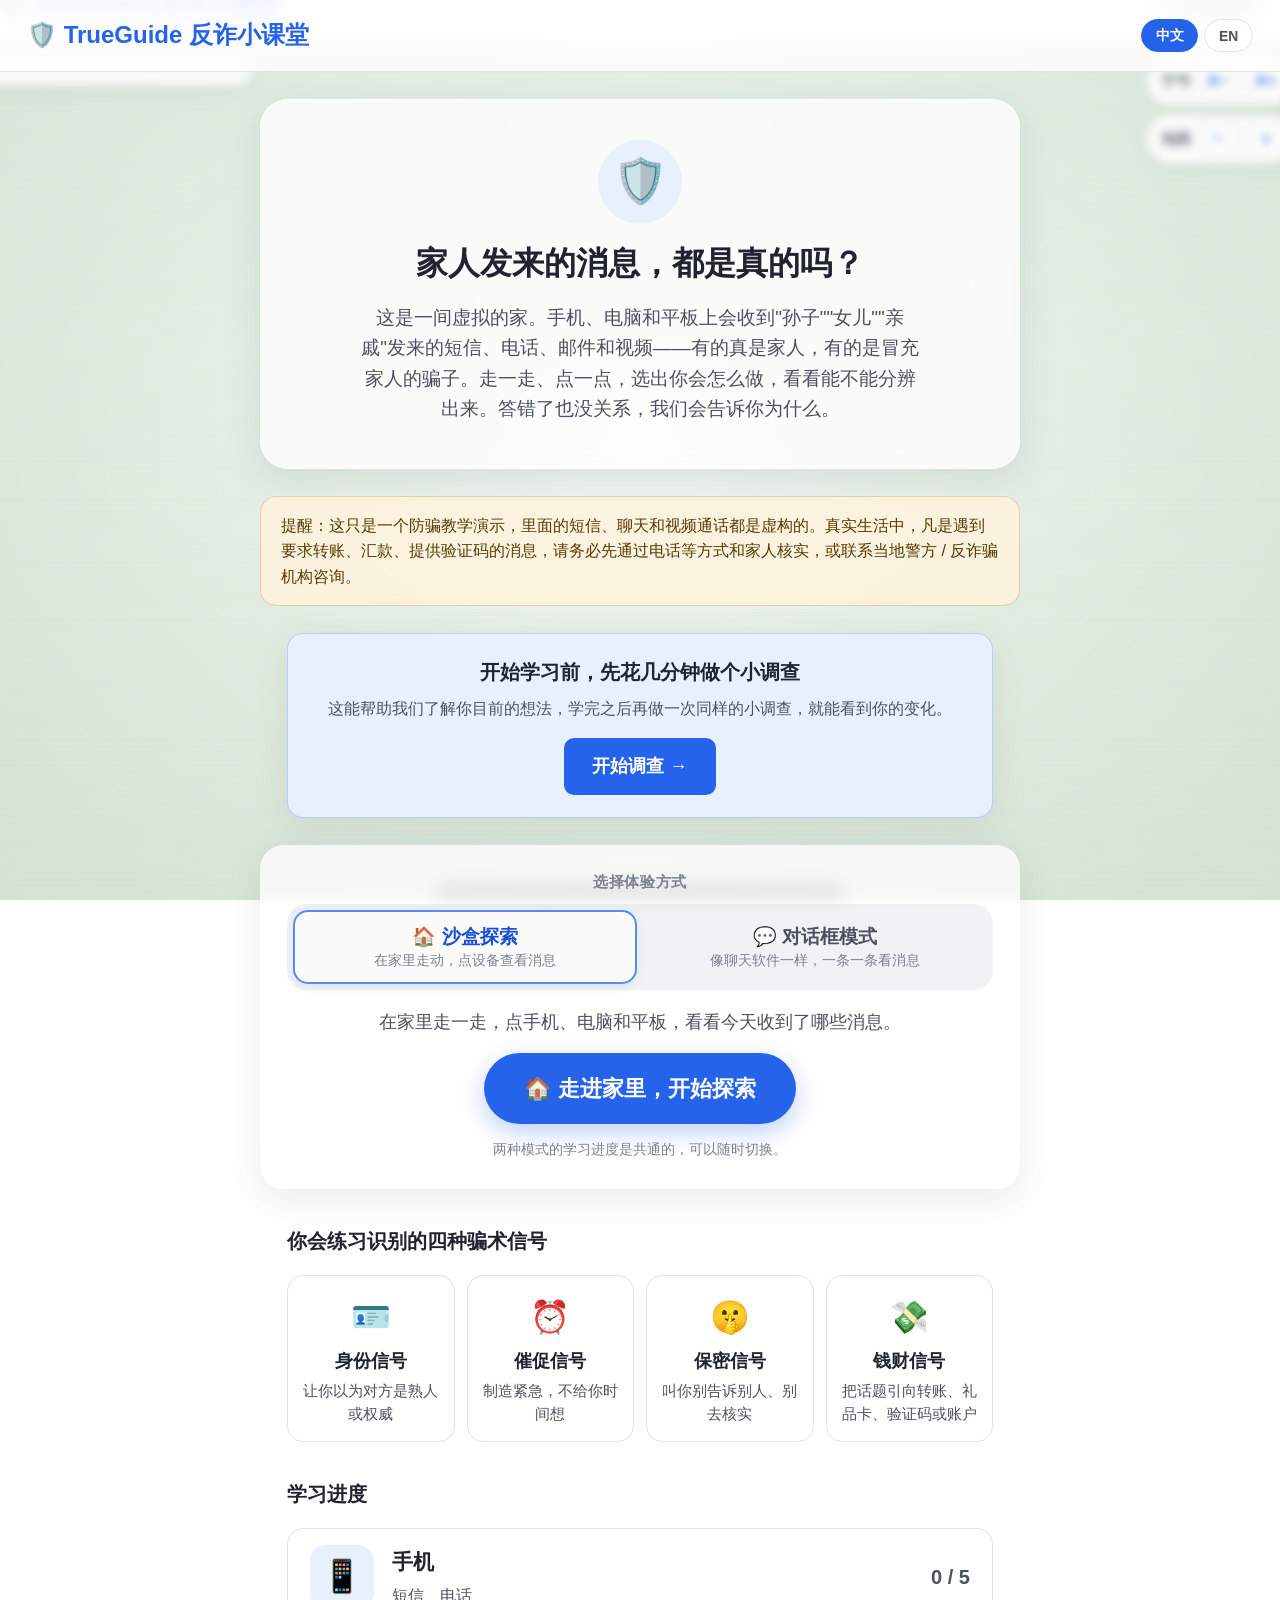
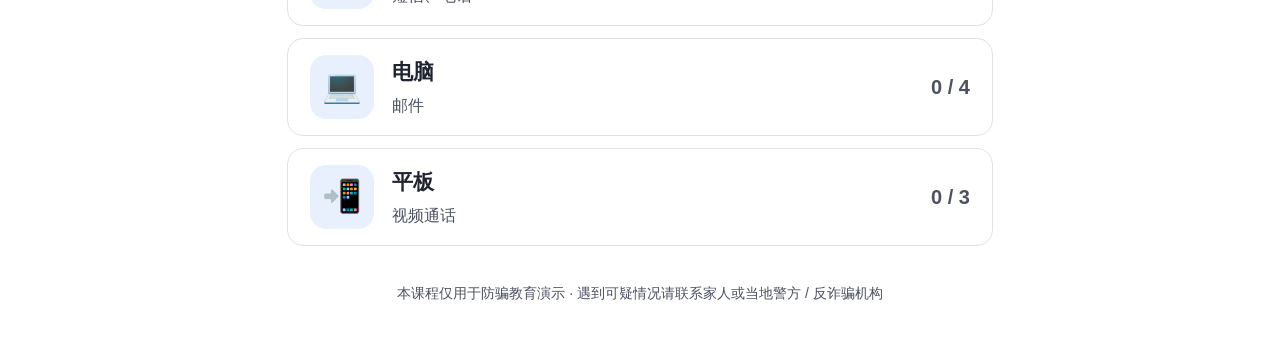
<file: index.html>
<!doctype html>
<html lang="en">
<head>
<meta charset="utf-8">
<title>TrueGuide</title>
<meta http-equiv="refresh" content="0; url=Phishing%20Sandbox%20Prototype/home.html">
</head>
<body>
<p>Opening TrueGuide… <a href="Phishing%20Sandbox%20Prototype/home.html">Click here if nothing happens.</a></p>
</body>
</html>
</file>
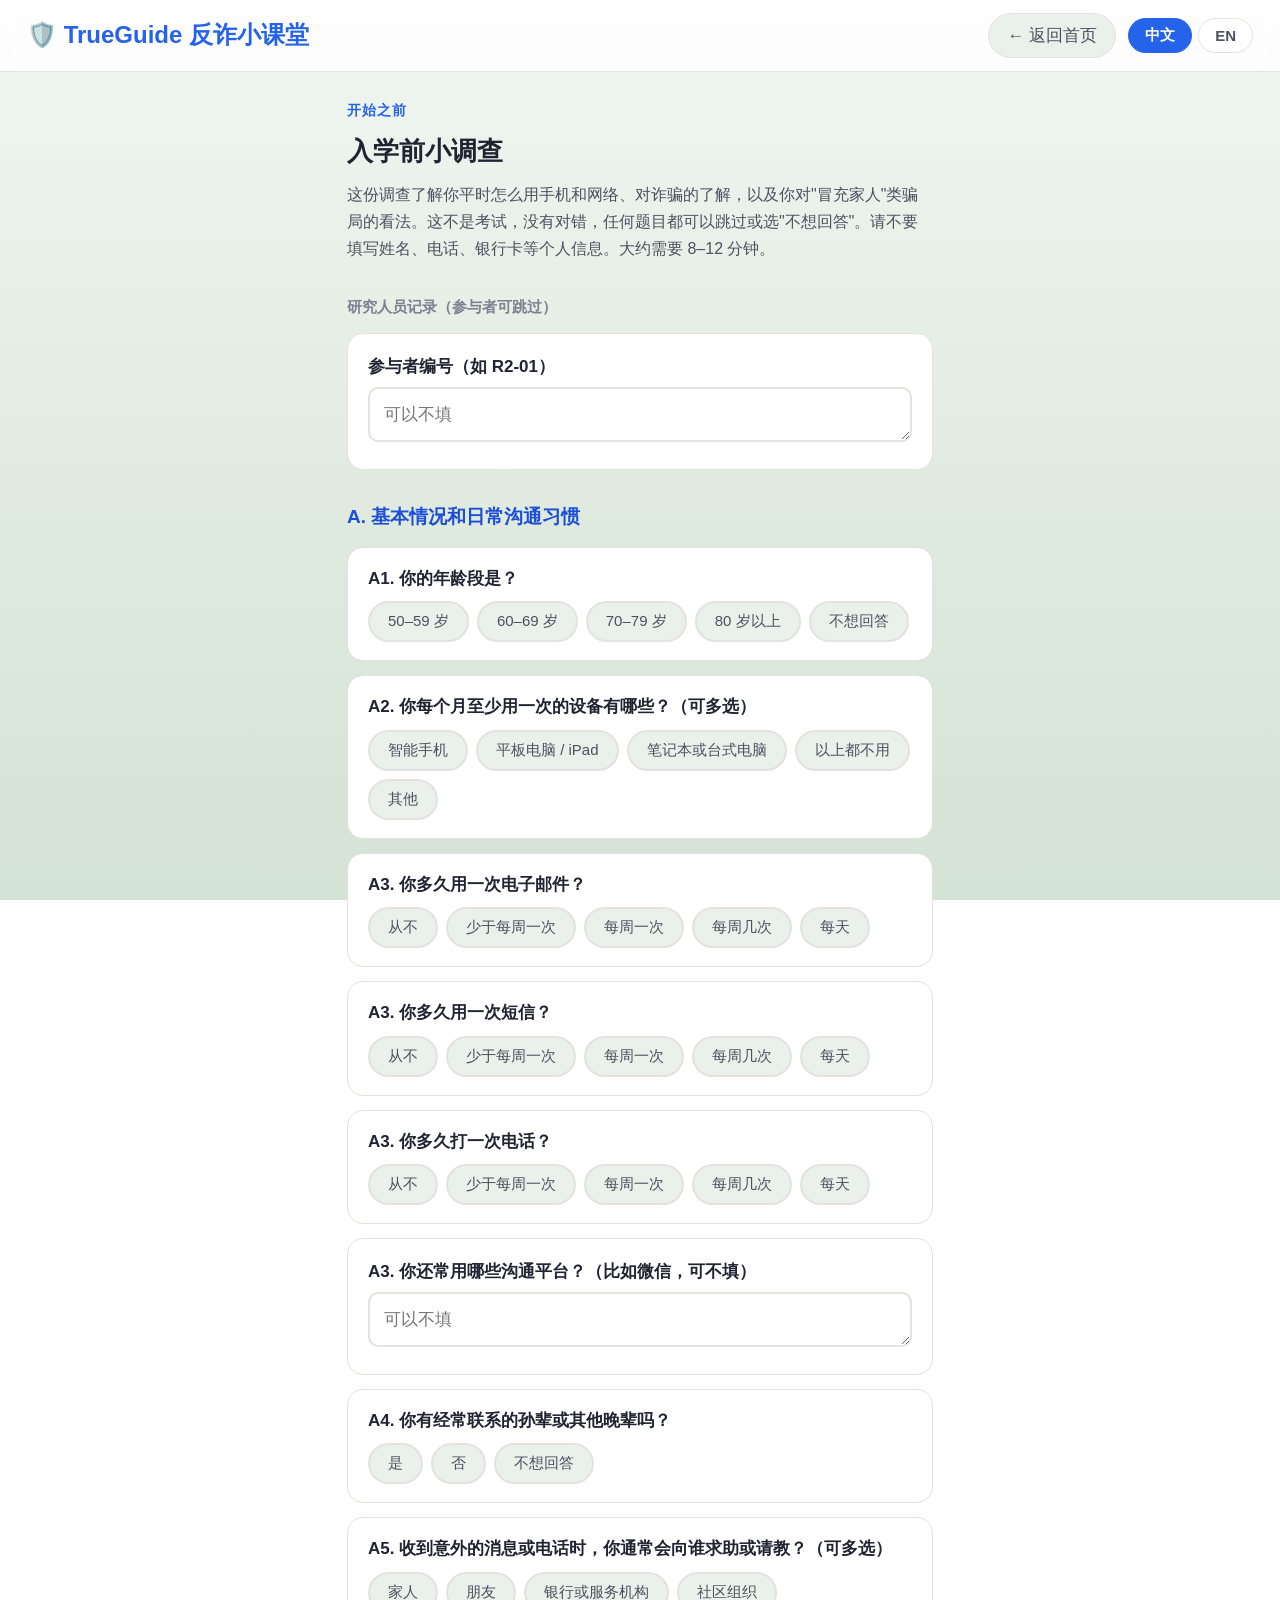
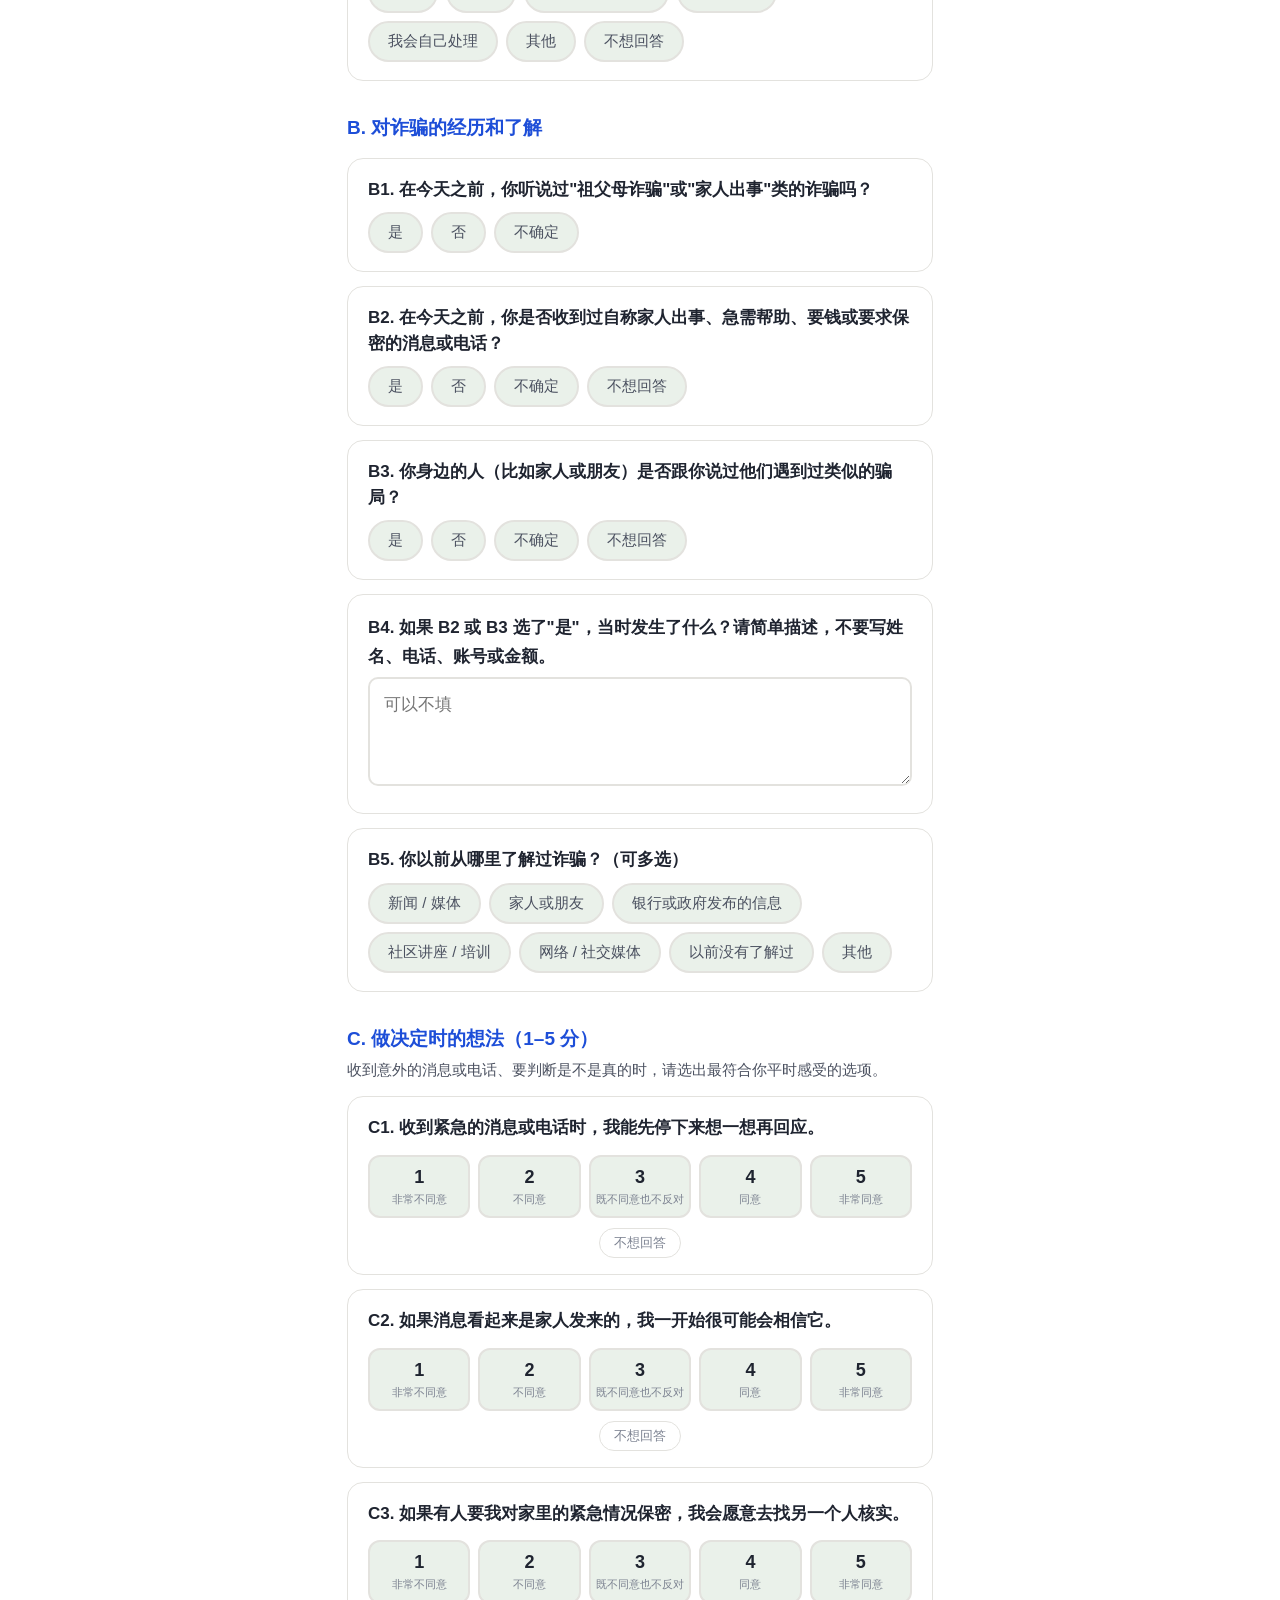
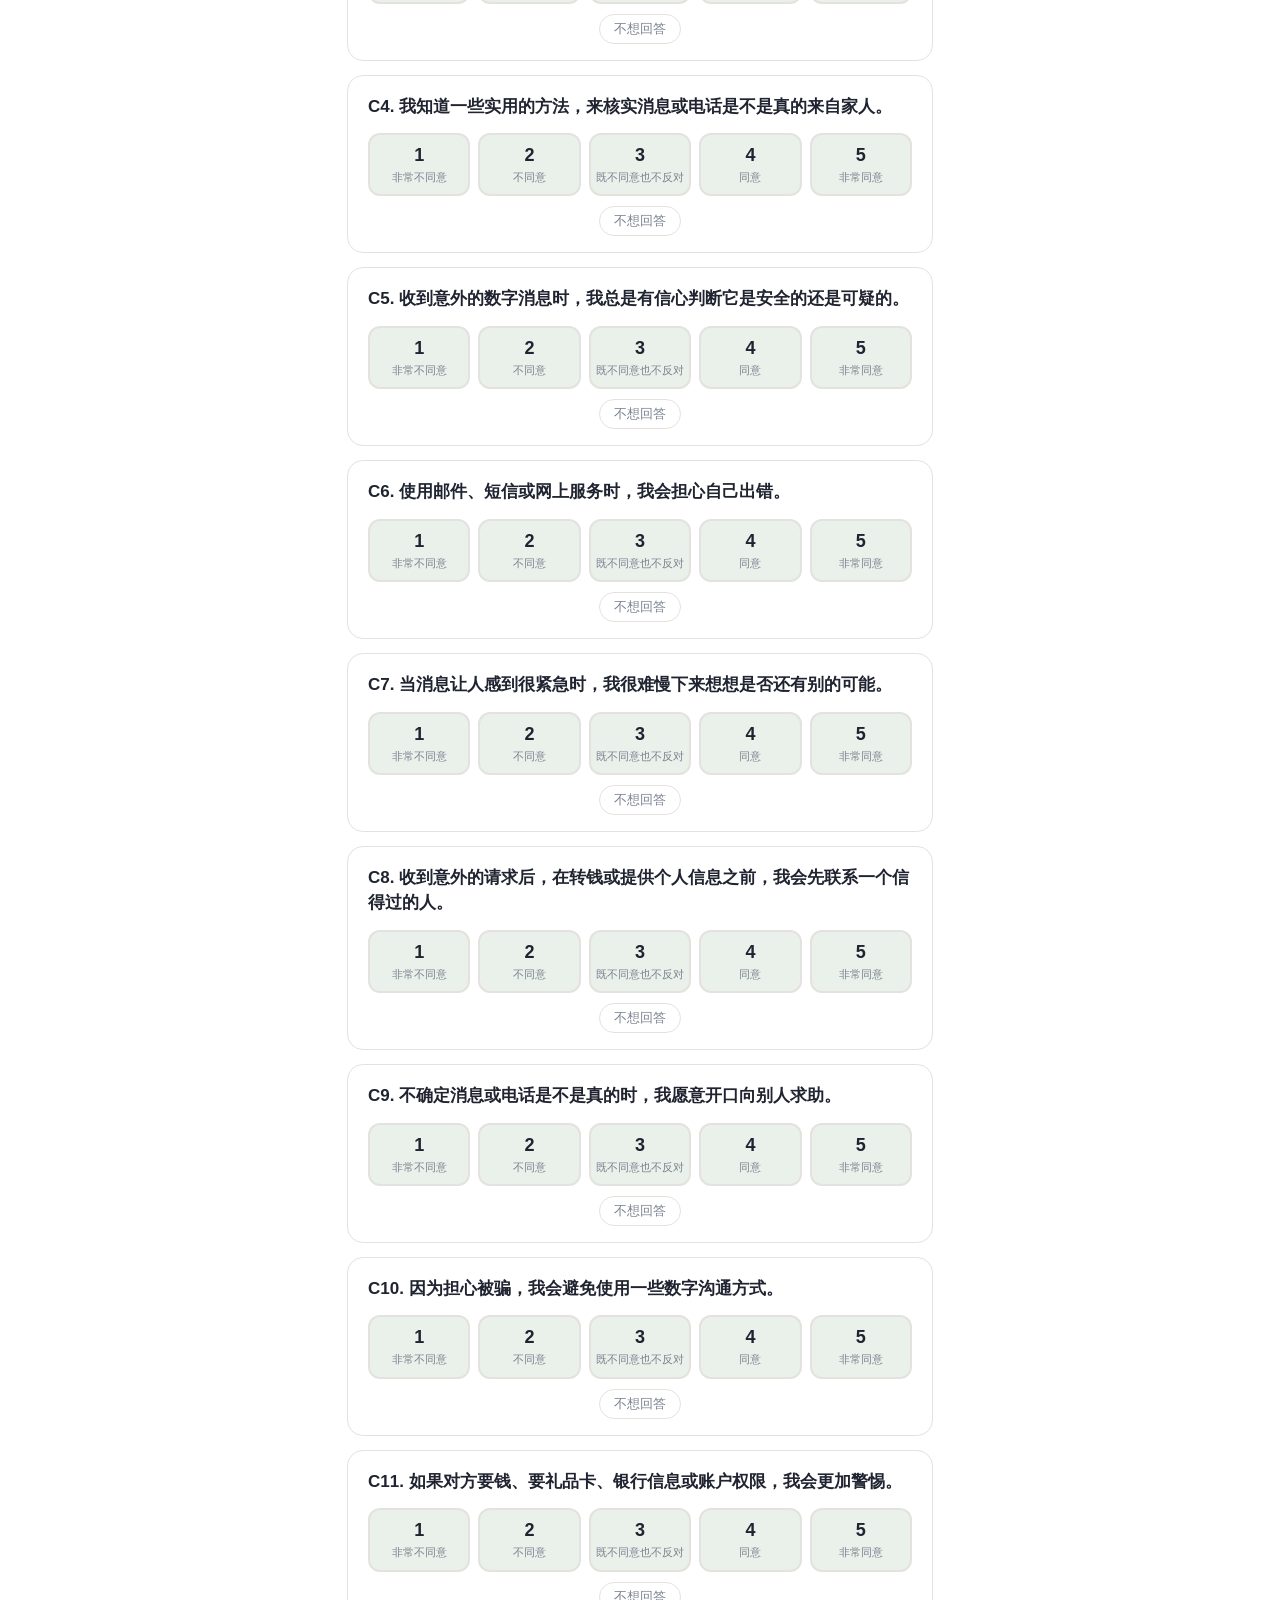
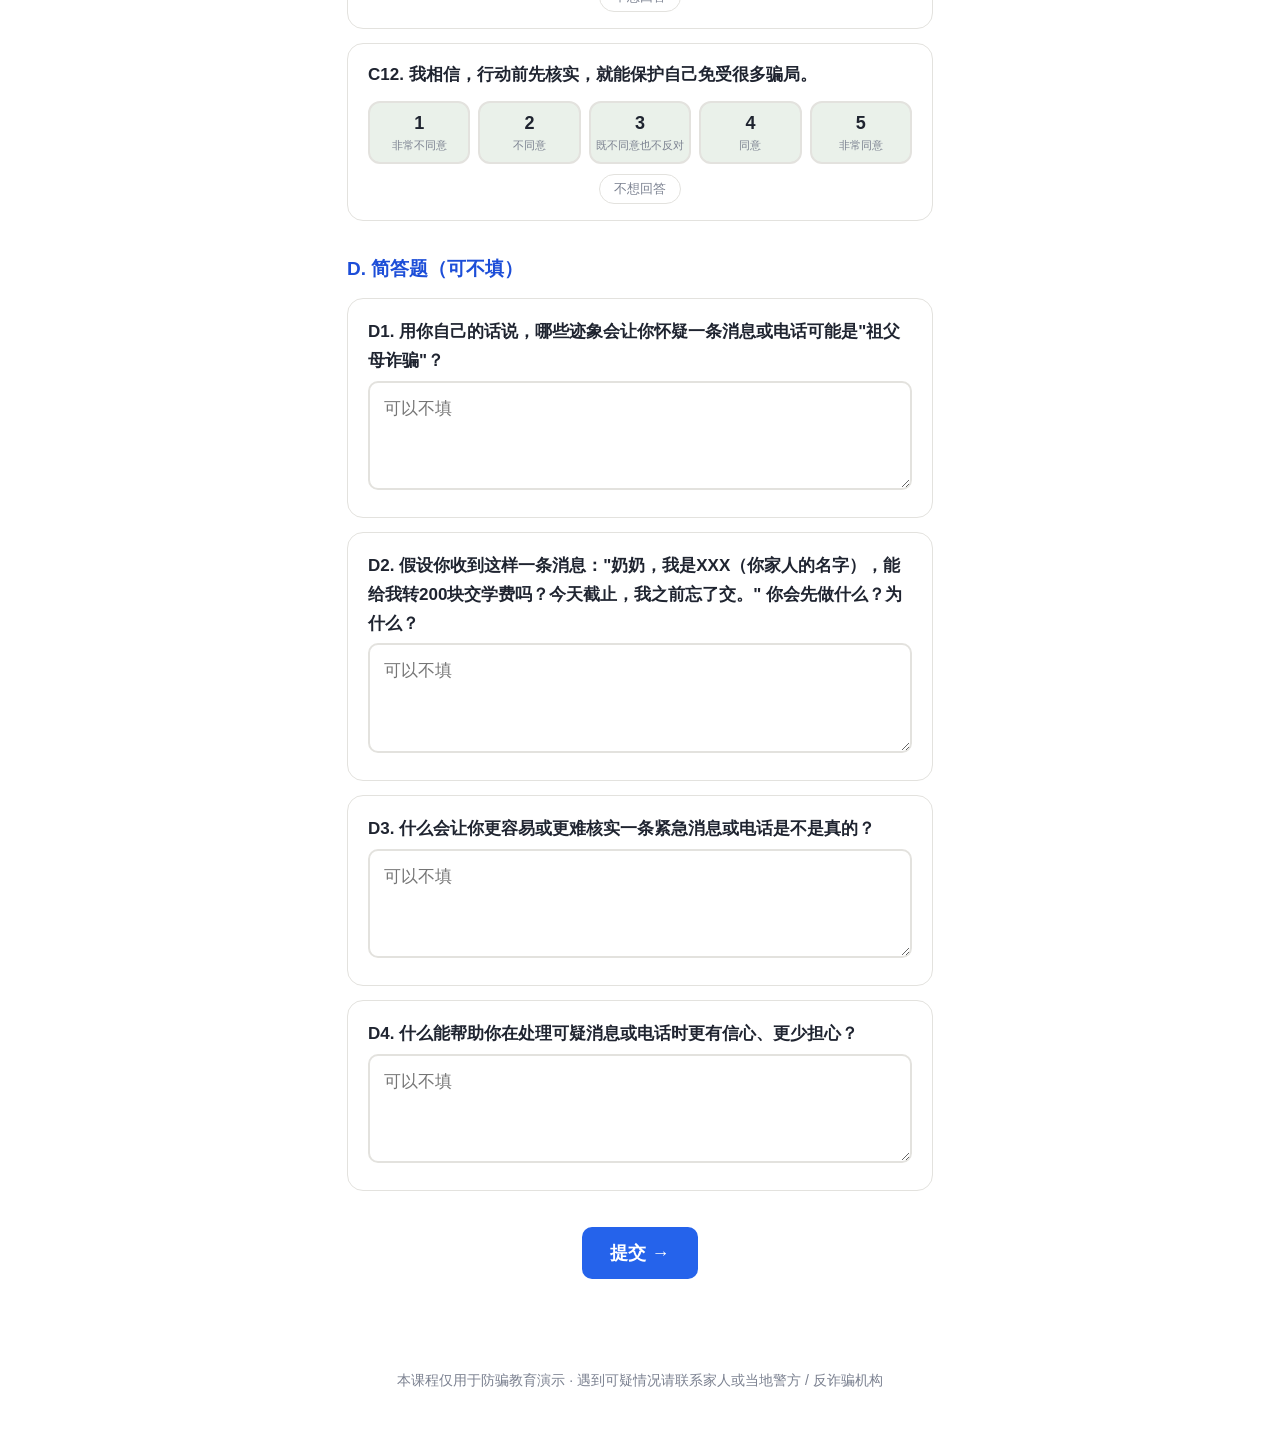
<file: Phishing Sandbox Prototype/chat.html>
<!doctype html>
<html lang="zh-CN">
<head>
    <meta charset="UTF-8" />
    <meta name="viewport" content="width=device-width, initial-scale=1.0" />
    <title>消息 — TrueGuide 反诈小课堂</title>
    <link rel="stylesheet" href="css/game.css" />
    <link rel="stylesheet" href="css/case.css" />
    <link rel="stylesheet" href="css/chat.css" />
</head>
<body class="chat-body">
    <nav>
        <a href="home.html" class="nav-logo" data-i18n="brand">🛡️ TrueGuide 反诈小课堂</a>
        <div class="nav-right">
            <span class="font-ctl">
                <button data-act="font-" data-i18n-title="sbFontDown" title="字体缩小">A−</button>
                <button data-act="font+" data-i18n-title="sbFontUp" title="字体放大">A+</button>
            </span>
            <a href="home.html" class="nav-back" data-i18n="navBack">← 返回首页</a>
            <div class="lang-switch" id="langSwitch"></div>
        </div>
    </nav>

    <main class="chat-app" id="chatApp">
        <aside class="chat-list">
            <div class="chat-list-head">
                <span data-i18n="chatListTitle">消息</span>
                <span class="chat-progress" id="chatProgress"></span>
            </div>
            <div class="chat-contacts" id="contactList"></div>
        </aside>
        <section class="chat-pane">
            <div class="chat-pane-head">
                <button class="chat-back" id="chatBack" data-i18n="chatBack">← 消息列表</button>
                <div class="chat-pane-title" id="paneTitle"></div>
            </div>
            <div class="chat-pane-body" id="paneBody"></div>
        </section>
    </main>

    <script src="js/i18n.js"></script>
    <script src="js/cases.js"></script>
    <script src="js/progress.js"></script>
    <script src="js/game.js"></script>
    <script src="js/chat.js"></script>
</body>
</html>
</file>
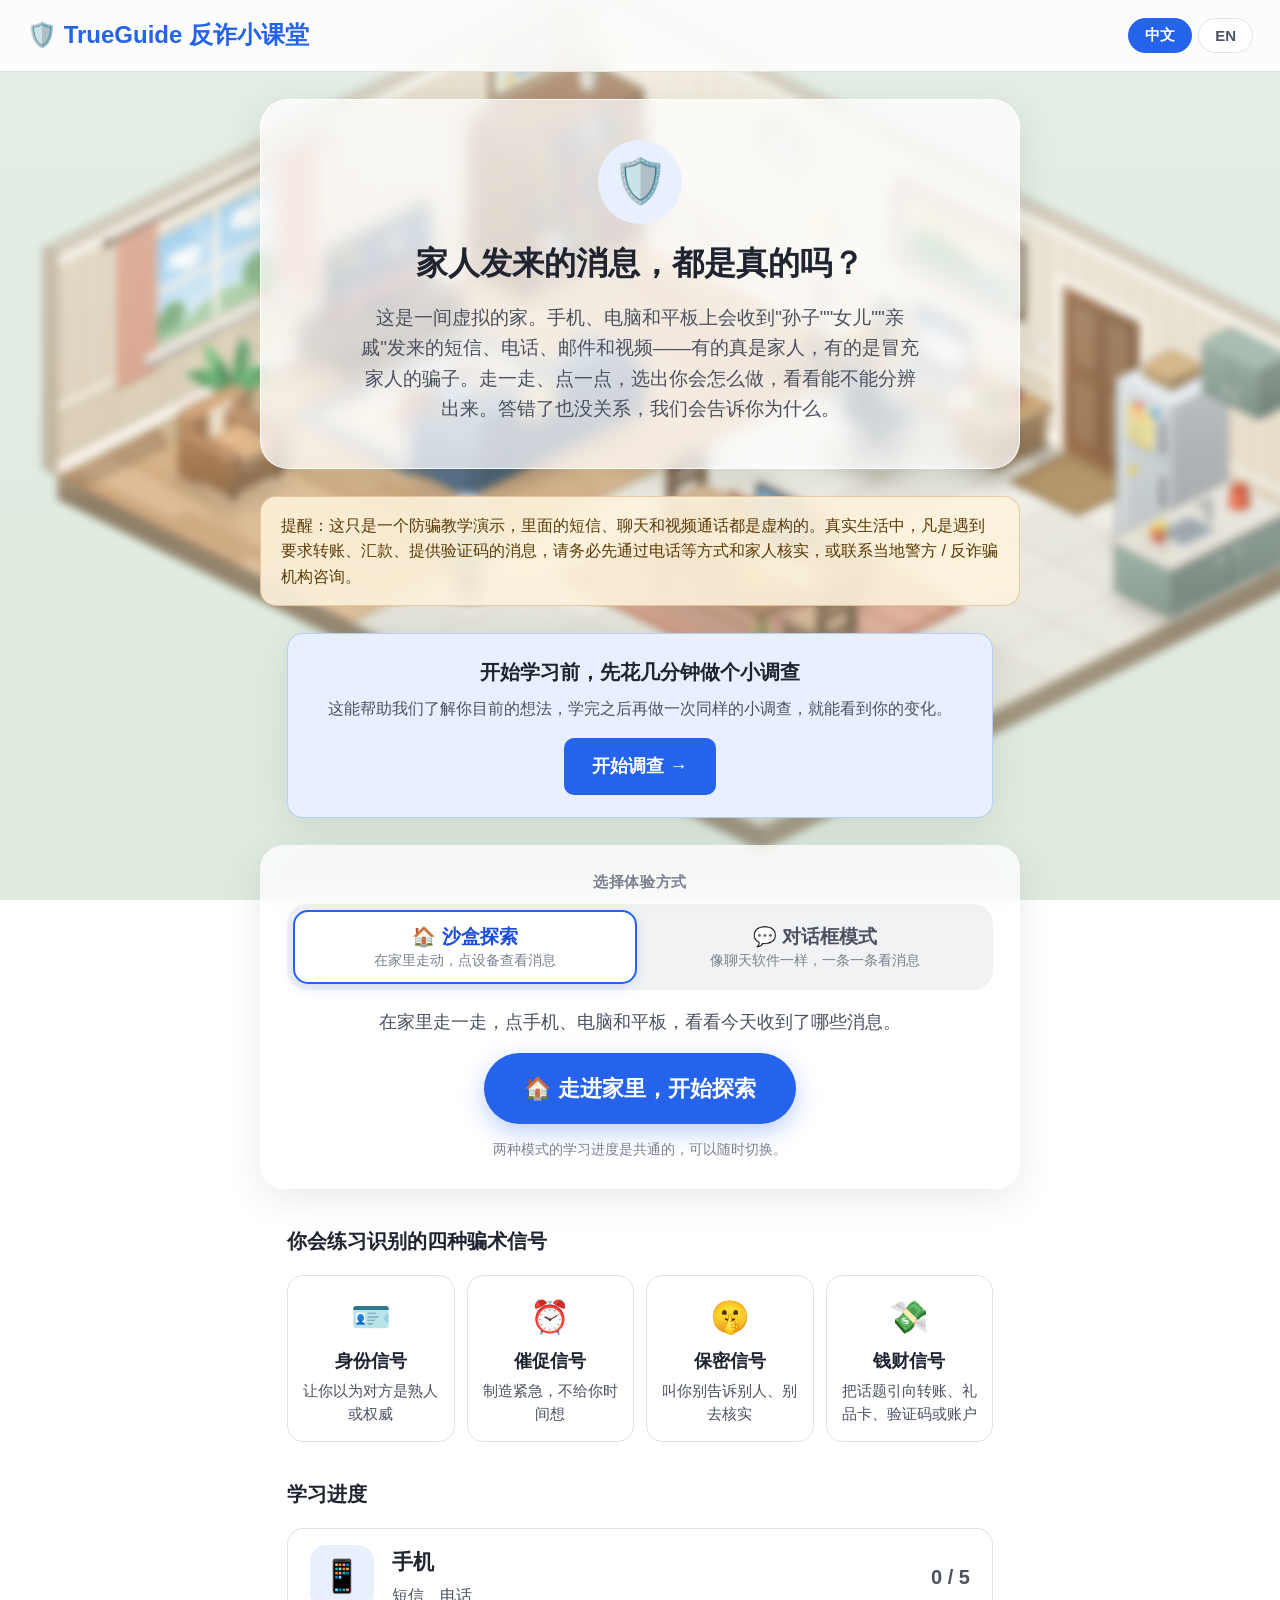
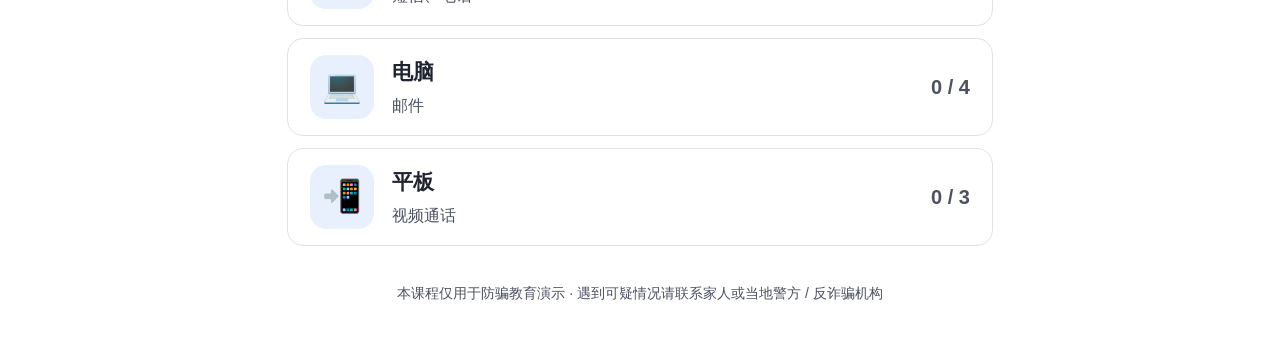
<file: Phishing Sandbox Prototype/home.html>
<!doctype html>
<html lang="zh-CN">
<head>
    <meta charset="UTF-8" />
    <meta name="viewport" content="width=device-width, initial-scale=1.0" />
    <title>TrueGuide 反诈小课堂 — 生活中的诈骗，你能认出来吗？</title>
    <link rel="stylesheet" href="css/game.css" />
    <link rel="stylesheet" href="css/home.css" />
</head>
<body class="home-body">
    <div class="home-bg" aria-hidden="true">
        <iframe src="sandbox.html?bg=1" tabindex="-1" title=""></iframe>
    </div>
    <nav>
        <a href="home.html" class="nav-logo" data-i18n="brand">🛡️ TrueGuide 反诈小课堂</a>
        <div class="lang-switch" id="langSwitch"></div>
    </nav>

    <section class="hero">
        <div class="hero-icon">🛡️</div>
        <h1 data-i18n="heroTitle">生活中的诈骗，你能认出来吗？</h1>
        <p data-i18n="heroDesc">这里有三个模拟真实场景的小案例。跟着情景一步步做选择，看看自己能不能识破骗局——答错了也没关系，我们会告诉你为什么。</p>
    </section>

    <div class="notice-box" data-i18n-html="noticeBox">
        提醒：这只是一个防骗教学演示，里面的短信、聊天和视频通话都是虚构的。真实生活中，凡是遇到要求转账、汇款、提供验证码的消息，请务必先通过电话等方式和家人核实，或联系当地警方 / 反诈骗机构咨询。
    </div>

    <div class="state-banner-wrap" id="stateBanner"></div>

    <div class="enter-wrap">
        <div class="mode-label" data-i18n="homeModeLabel">选择体验方式</div>
        <div class="mode-switch" role="tablist">
            <button class="mode-btn" data-mode="sandbox" role="tab">
                <span class="mode-name" data-i18n="homeModeSandbox">🏠 沙盒探索</span>
                <span class="mode-sub" data-i18n="homeModeSandboxSub">在家里走动，点物品触发情景</span>
            </button>
            <button class="mode-btn" data-mode="classic" role="tab">
                <span class="mode-name" data-i18n="homeModeClassic">💬 对话框模式</span>
                <span class="mode-sub" data-i18n="homeModeClassicSub">一课一课，按顺序完成对话</span>
            </button>
        </div>
        <p class="enter-desc" id="enterDesc"></p>
        <a class="btn btn-primary enter-btn" id="enterBtn" href="sandbox.html">🏠 走进家里，开始探索</a>
        <div class="mode-note" data-i18n="homeModeNote">两种模式的学习进度是共通的，可以随时切换。</div>
    </div>

    <h2 class="check-title" data-i18n="homeCuesTitle">你会练习识别的四种骗术信号</h2>
    <div class="cue-grid" id="cueGrid"></div>

    <h2 class="check-title" data-i18n="homeProgressTitle">学习进度</h2>
    <div class="device-grid" id="deviceGrid"></div>

    <footer data-i18n="footer">
        本课程仅用于防骗教育演示 · 遇到可疑情况请联系家人或当地警方 / 反诈骗机构
    </footer>

    <script src="js/i18n.js"></script>
    <script src="js/cases.js"></script>
    <script src="js/progress.js"></script>
    <script>
        initI18n('langSwitch');

        function renderHomeState() {
            const preDone = isPreSurveyDone();
            const postDone = isPostSurveyDone();
            const allDone = allLessonsDone();
            const banner = document.getElementById('stateBanner');

            const banner_ = (cls, title, desc, href, btn) => `
                <div class="state-banner ${cls}">
                    <div class="state-banner-title">${title}</div>
                    <div class="state-banner-desc">${desc}</div>
                    <a class="btn btn-primary" href="${href}">${btn}</a>
                </div>`;
            if (!preDone) {
                banner.innerHTML = banner_('locked', t('homeLockedTitle'), t('homeLockedDesc'), 'survey-pre.html', t('homeLockedBtn'));
            } else if (allDone && !postDone) {
                banner.innerHTML = banner_('highlight', t('homePostPromptTitle'), t('homePostPromptDesc'), 'survey-post.html', t('homePostPromptBtn'));
            } else if (postDone) {
                banner.innerHTML = banner_('success', t('homeReportTitle'), t('homeReportDesc'), 'report.html', t('homeReportBtn'));
            } else {
                banner.innerHTML = '';
            }

            const mode = getMode();
            const classic = mode === 'classic';
            document.querySelectorAll('.mode-btn').forEach(b => {
                const on = b.dataset.mode === mode;
                b.classList.toggle('active', on);
                b.setAttribute('aria-selected', on);
            });

            // 入口按钮：沙盒 → 进家里；对话框 → 聊天界面
            const enterBtn = document.getElementById('enterBtn');
            const started = anyLessonDone();
            if (classic) {
                enterBtn.href = 'chat.html';
                enterBtn.textContent = started ? t('homeClassicNext') : t('homeClassicStart');
            } else {
                enterBtn.href = 'sandbox.html';
                enterBtn.textContent = started ? t('homeContinueBtn') : t('homeEnterBtn');
            }
            if (nextRequiredPage()) enterBtn.href = nextRequiredPage();
            document.getElementById('enterDesc').textContent = t(classic ? 'homeClassicDesc' : 'homeEnterDesc');

            document.getElementById('cueGrid').innerHTML = CUE_IDS.map(id => `
                <div class="cue-card">
                    <div class="cue-card-icon">${CUES[id].icon}</div>
                    <div class="cue-card-name">${escHtml(cueText(id).long)}</div>
                    <div class="cue-card-desc">${escHtml(cueText(id).desc)}</div>
                </div>`).join('');

            document.getElementById('deviceGrid').innerHTML = Object.keys(DEVICES).map(dev => {
                const ids = casesOnDevice(dev).map(c => c.id), done = doneCount(ids);
                const channels = [...new Set(casesOnDevice(dev).map(c => CHANNELS[c.channel][getLang()]))].join(t('listSep'));
                return `<div class="device-card${done === ids.length ? ' done' : ''}">
                    <div class="case-icon">${DEVICES[dev].icon}</div>
                    <div class="case-info">
                        <div class="case-title">${DEVICES[dev][getLang()]}</div>
                        <div class="case-desc">${escHtml(channels)}</div>
                    </div>
                    <div class="device-count">${done === ids.length ? '✅ ' : ''}${done} / ${ids.length}</div>
                </div>`;
            }).join('');
        }

        const MODE_KEY = 'fraudgame_mode';
        function getMode() {
            try { return localStorage.getItem(MODE_KEY) === 'classic' ? 'classic' : 'sandbox'; }
            catch (e) { return 'sandbox'; }
        }
        document.querySelectorAll('.mode-btn').forEach(b => b.addEventListener('click', () => {
            try { localStorage.setItem(MODE_KEY, b.dataset.mode); } catch (e) { /* ignore */ }
            renderHomeState();
        }));

        renderHomeState();
    </script>
</body>
</html>
</file>
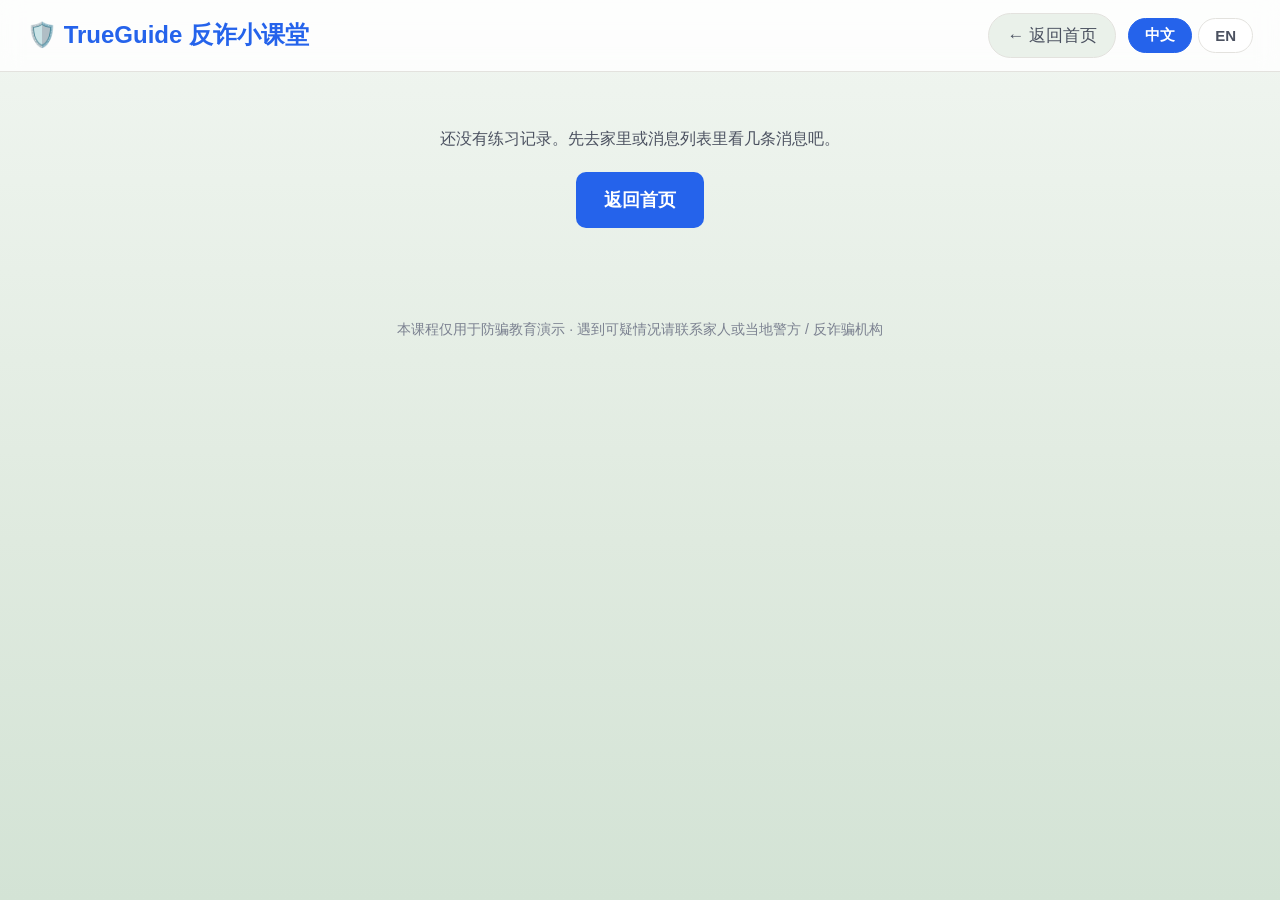
<file: Phishing Sandbox Prototype/report.html>
<!doctype html>
<html lang="zh-CN">
<head>
    <meta charset="UTF-8" />
    <meta name="viewport" content="width=device-width, initial-scale=1.0" />
    <title>我的学习报告 — TrueGuide 反诈小课堂</title>
    <link rel="stylesheet" href="css/game.css" />
    <link rel="stylesheet" href="css/report.css" />
</head>
<body>
    <nav>
        <a href="home.html" class="nav-logo" data-i18n="brand">🛡️ TrueGuide 反诈小课堂</a>
        <div class="nav-right">
            <a href="home.html" class="nav-back" data-i18n="surveyBackHome">← 返回首页</a>
            <div class="lang-switch" id="langSwitch"></div>
        </div>
    </nav>

    <div class="report-wrap" id="reportContent">
        <div class="report-header">
            <div class="eyebrow" data-i18n="reportTag">我的学习报告</div>
            <h1 data-i18n="reportTitle">练习总结报告</h1>
            <p data-i18n="reportDesc">这是你在练习中的表现，以及学习前后小调查的对比，仅供你自己参考。</p>
        </div>

        <div class="report-card" id="progressCard">
            <div class="report-card-title" data-i18n="reportProgressTitle">学习前后，你进步了多少</div>
            <p class="report-muted" data-i18n="reportProgressDesc">开课和结课时，你各判断了 12 条类似的消息（6 条骗局、6 条真消息）。</p>
            <div id="progressBody"></div>
        </div>

        <div id="practiceSection">
        <div class="report-card">
            <div class="report-card-title" data-i18n="reportScoreTitle">练习成绩</div>
            <div class="score-hero" id="scoreHero"></div>
            <div class="stat-grid" id="scoreTiles"></div>
            <div class="round-trend" id="roundTrend"></div>
        </div>

        <div class="report-card">
            <div class="report-card-title" data-i18n="reportCuesTitle">四种骗术信号，你识破了多少</div>
            <p class="report-muted" data-i18n="reportCuesDesc">每一条骗局里都有几种信号。数字表示：含有这种信号的骗局，你第一次就识破了几条。</p>
            <div id="cueBars"></div>
        </div>

        <div class="report-card">
            <div class="report-card-title" data-i18n="reportAdviceTitle">给你的建议</div>
            <ul class="advice-list" id="adviceList"></ul>
        </div>

        <div class="report-card">
            <div class="report-card-title" data-i18n="reportItemsTitle">每条消息回顾</div>
            <p class="report-muted" data-i18n="reportItemsDesc">按你第一次的选择统计。</p>
            <div id="itemList"></div>
        </div>
        </div>



        <div class="report-thanks" data-i18n="reportThanks">感谢你完成本次学习和调查！</div>

        <div class="report-actions">
            <button class="btn btn-primary" id="againBtn" data-i18n="reportAgainBtn">🔁 过几天再练一轮</button>
            <a class="btn btn-outline" href="home.html" data-i18n="reportGoHome">返回首页</a>
        </div>
        <div class="report-export">
            <button class="link-btn" id="exportCsvBtn" data-i18n="reportExportCsvBtn">⬇ 导出数据表格式（CSV，研究用）</button>
            <button class="link-btn" id="exportBtn" data-i18n="reportExportBtn">⬇ 导出完整练习记录（JSON）</button>
        </div>
    </div>

    <div class="report-wrap report-empty" id="reportEmpty" style="display:none;">
        <p data-i18n="reportNoData">还没有练习记录。先去家里或消息列表里看几条消息吧。</p>
        <a class="btn btn-primary" href="home.html" data-i18n="reportGoHome">返回首页</a>
    </div>

    <footer data-i18n="footer">
        本课程仅用于防骗教育演示 · 遇到可疑情况请联系家人或当地警方 / 反诈骗机构
    </footer>

    <script src="js/i18n.js"></script>
    <script src="js/cases.js"></script>
    <script src="js/progress.js"></script>
    <script src="js/report.js"></script>
    <script>
        initI18n('langSwitch');
        renderReport();
    </script>
</body>
</html>
</file>
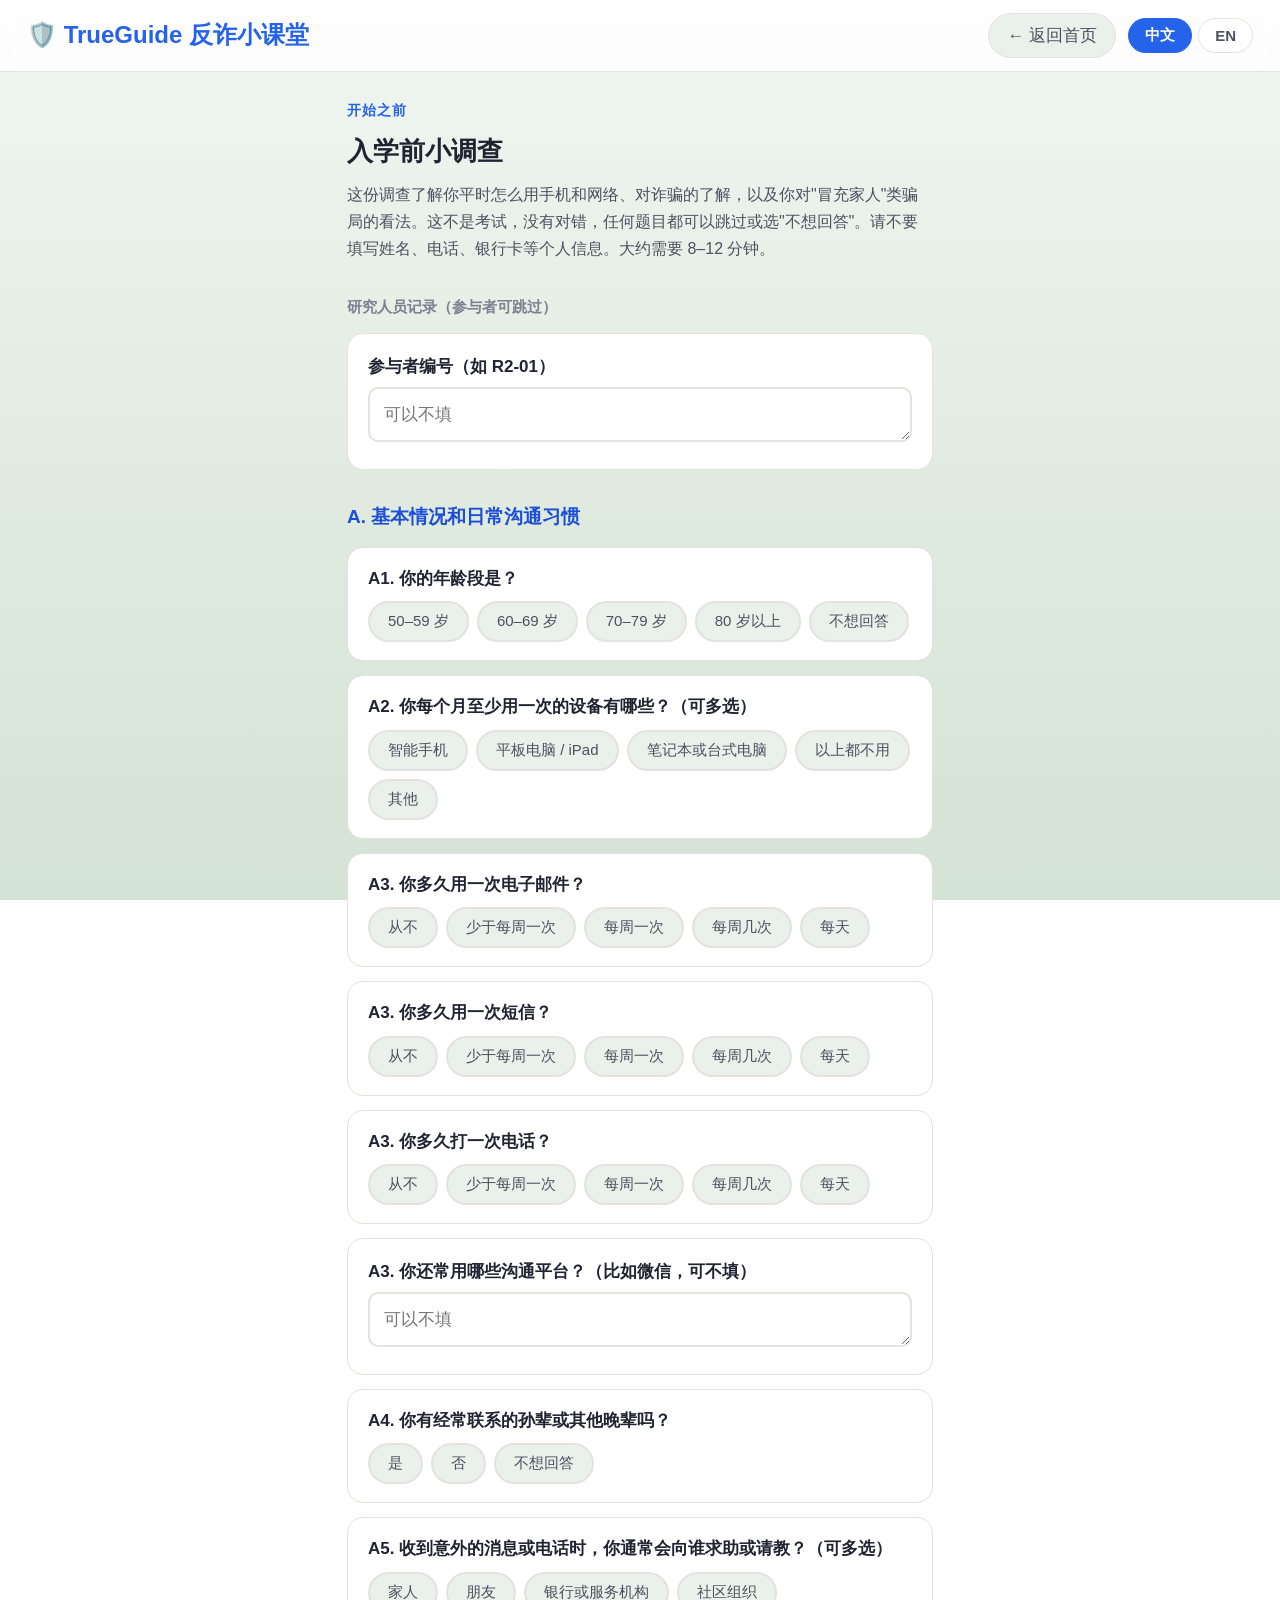
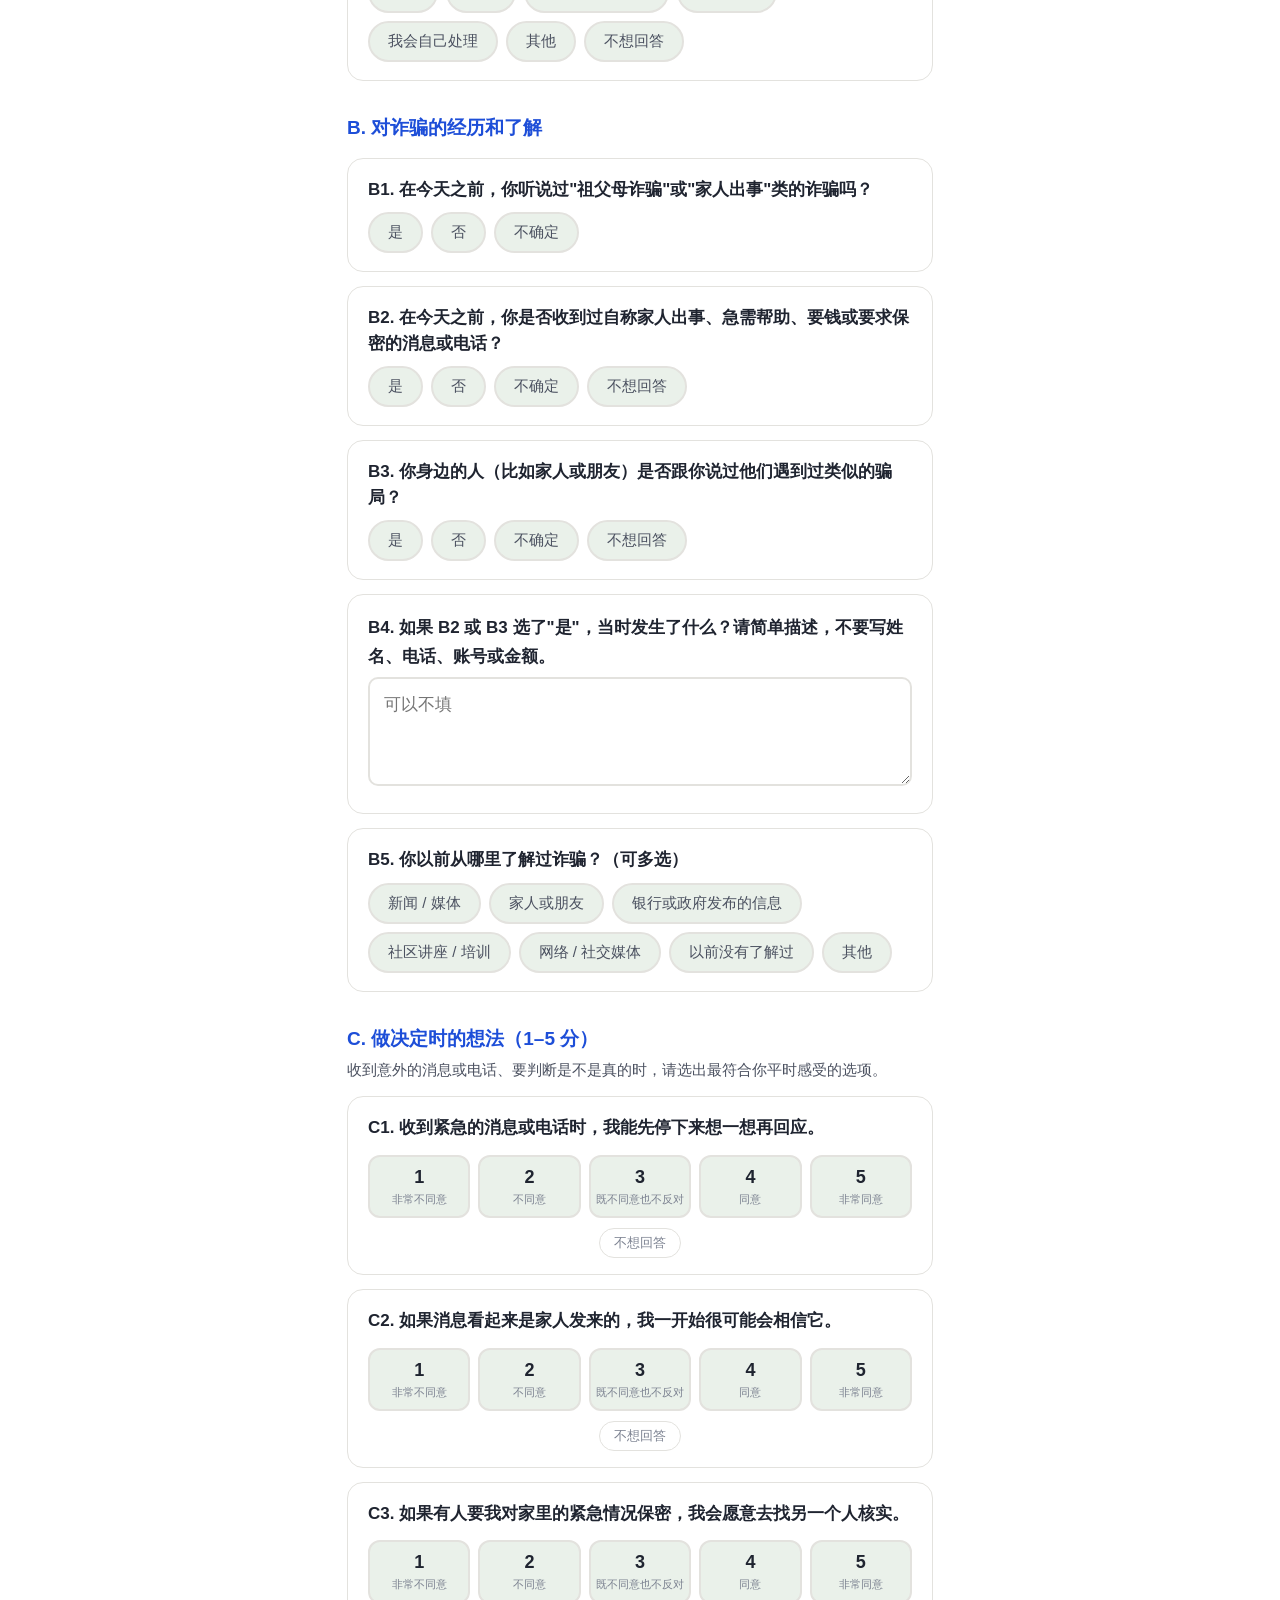
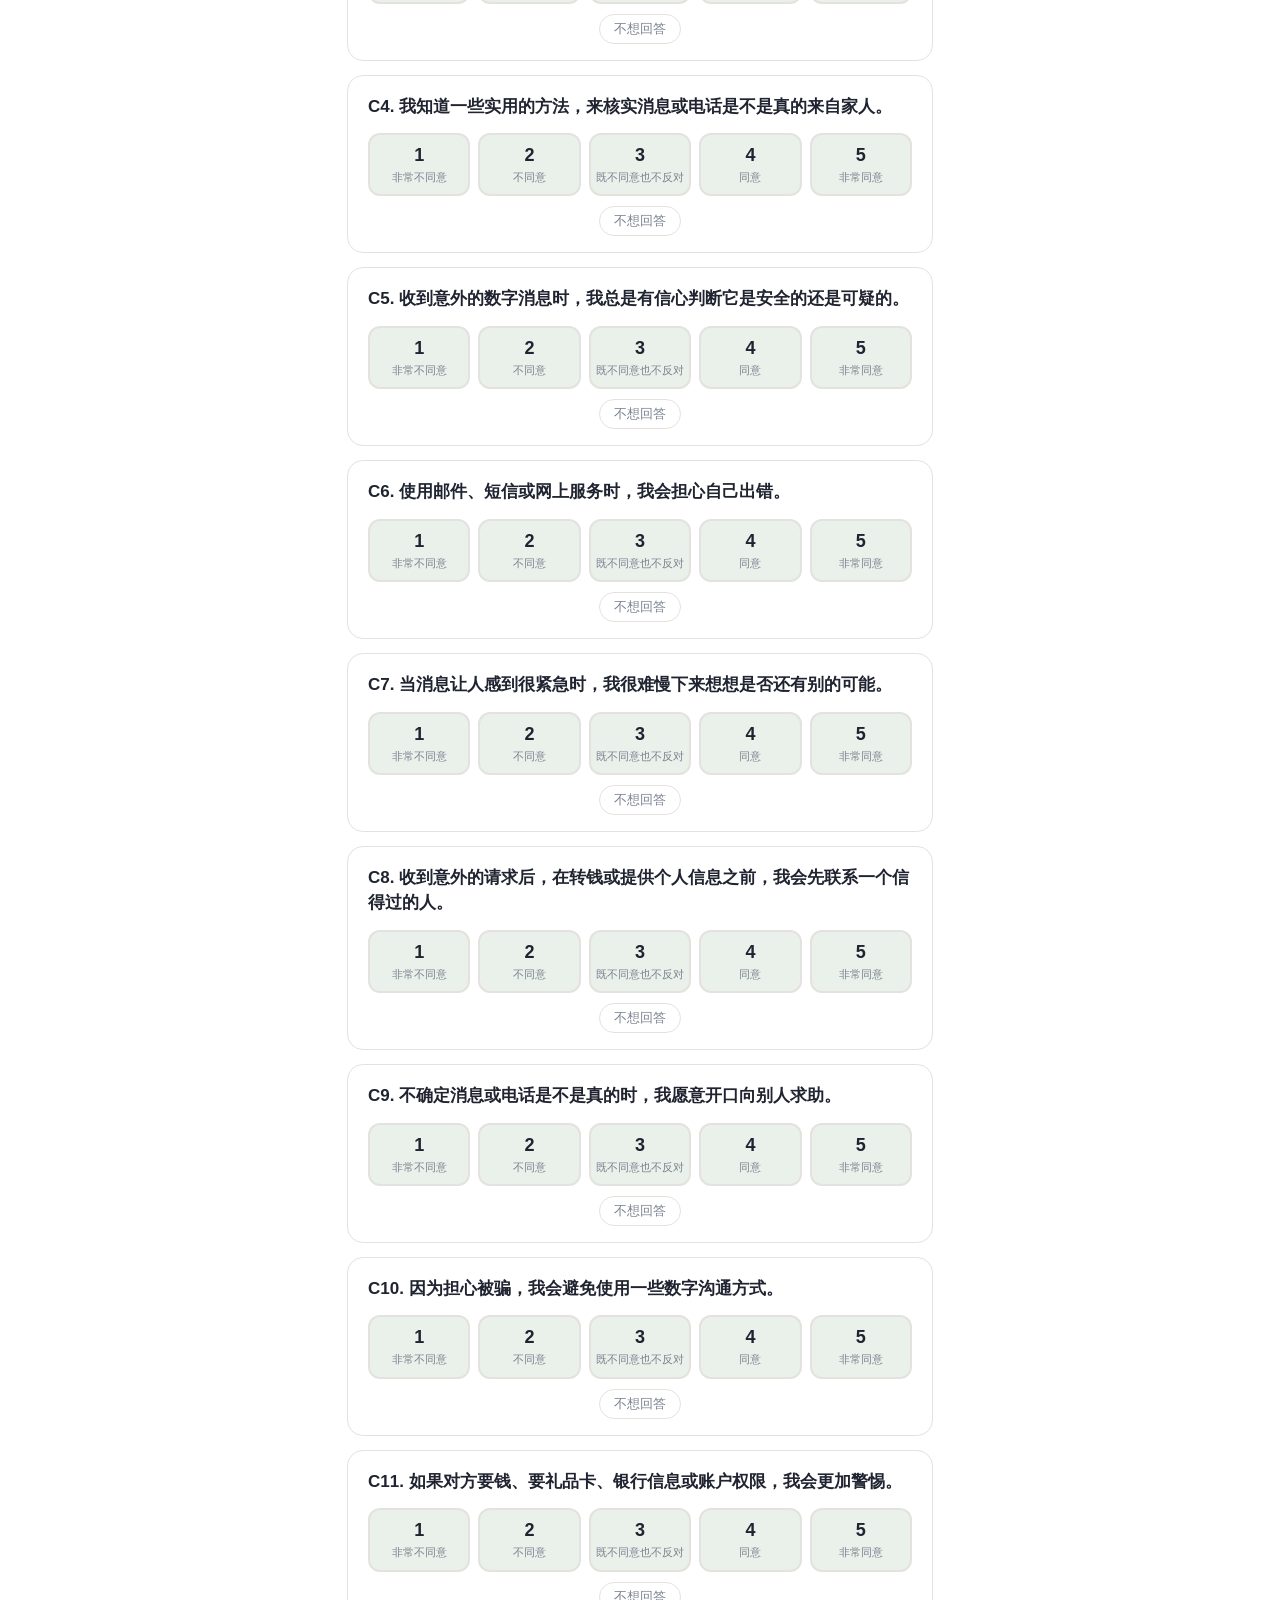
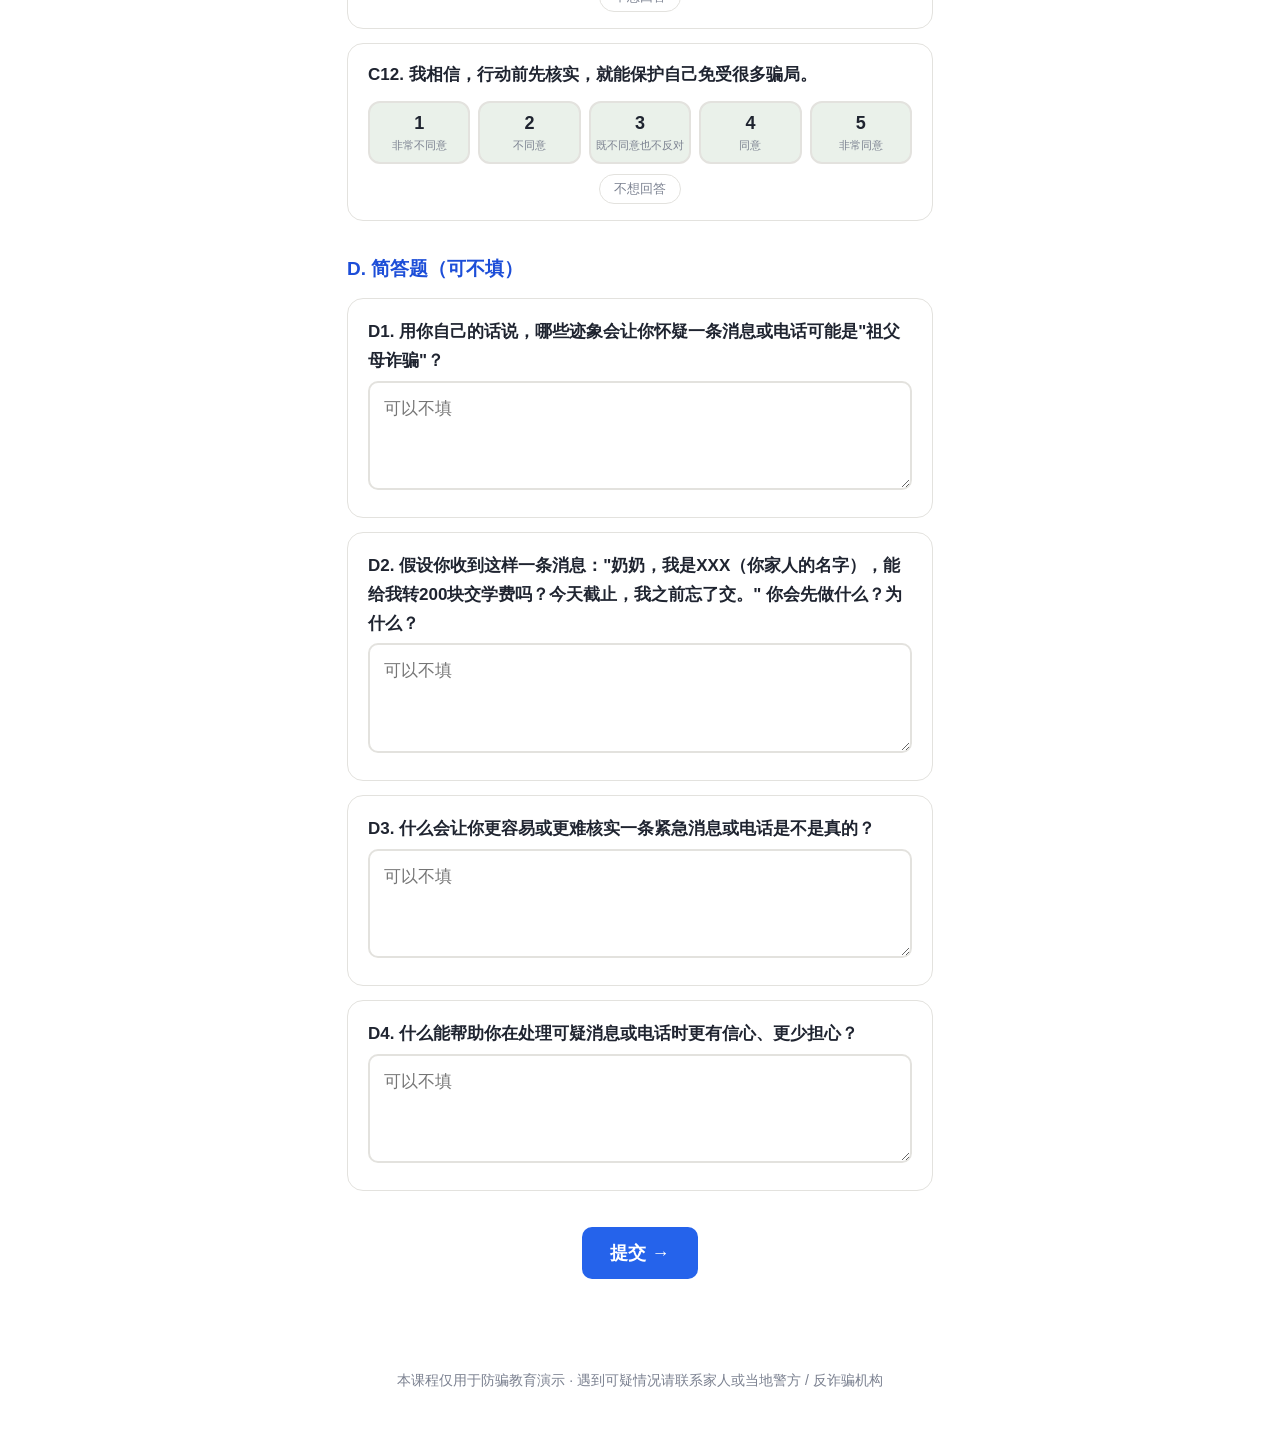
<file: Phishing Sandbox Prototype/sandbox.html>
<!doctype html>
<html lang="zh-CN">
<head>
    <meta charset="UTF-8" />
    <meta name="viewport" content="width=device-width, initial-scale=1.0" />
    <title>家中探索 — TrueGuide 反诈小课堂</title>
    <link rel="stylesheet" href="css/game.css" />
    <link rel="stylesheet" href="css/case.css" />
    <link rel="stylesheet" href="css/sandbox.css" />
</head>
<body class="sb-body">
    <nav>
        <a href="home.html" class="nav-logo" data-i18n="brand">🛡️ TrueGuide 反诈小课堂</a>
        <div class="nav-right">
            <a href="home.html" class="nav-back" data-i18n="navBack">← 返回首页</a>
            <div class="lang-switch" id="langSwitch"></div>
        </div>
    </nav>

    <main class="sb-stage" id="sbStage">
        <canvas id="sbCanvas"></canvas>
        <aside class="sb-quest" id="sbQuest"></aside>
        <div class="sb-tools" id="sbTools">
            <div class="sb-tool-group"><span data-i18n="sbFontLabel">字号</span>
                <button data-act="font-" data-i18n-title="sbFontDown" title="字体缩小">A−</button>
                <button data-act="font+" data-i18n-title="sbFontUp" title="字体放大">A+</button></div>
            <div class="sb-tool-group"><span data-i18n="sbMapLabel">地图</span>
                <button data-act="zoom-" data-i18n-title="sbMapDown" title="地图缩小">−</button>
                <button data-act="zoom+" data-i18n-title="sbMapUp" title="地图放大">+</button></div>
        </div>
        <div class="sb-bottom">
            <button class="sb-prompt" id="sbPrompt" hidden></button>
            <div class="sb-help" data-i18n="sbHelp">点击地面走动 · 方向键 / WASD 移动 · 空格键 或点击物品互动</div>
        </div>
    </main>

    <div class="sb-overlay" id="sbOverlay" hidden>
        <div class="sb-modal" role="dialog" aria-modal="true">
            <div class="sb-modal-bar">
                <span class="sb-modal-title" id="sbModalTitle"></span>
                <span class="sb-modal-font">
                    <button data-act="font-" title="A−">A−</button>
                    <button data-act="font+" title="A+">A+</button>
                </span>
                <button class="sb-modal-close" id="sbModalClose" data-i18n="sbClose">✕ 先离开</button>
            </div>
            <div class="sb-modal-body" id="sbModalBody"></div>
        </div>
    </div>

    <script src="js/i18n.js"></script>
    <script src="js/cases.js"></script>
    <script src="js/progress.js"></script>
    <script src="js/game.js"></script>
    <script src="js/sandbox.js"></script>
</body>
</html>
</file>
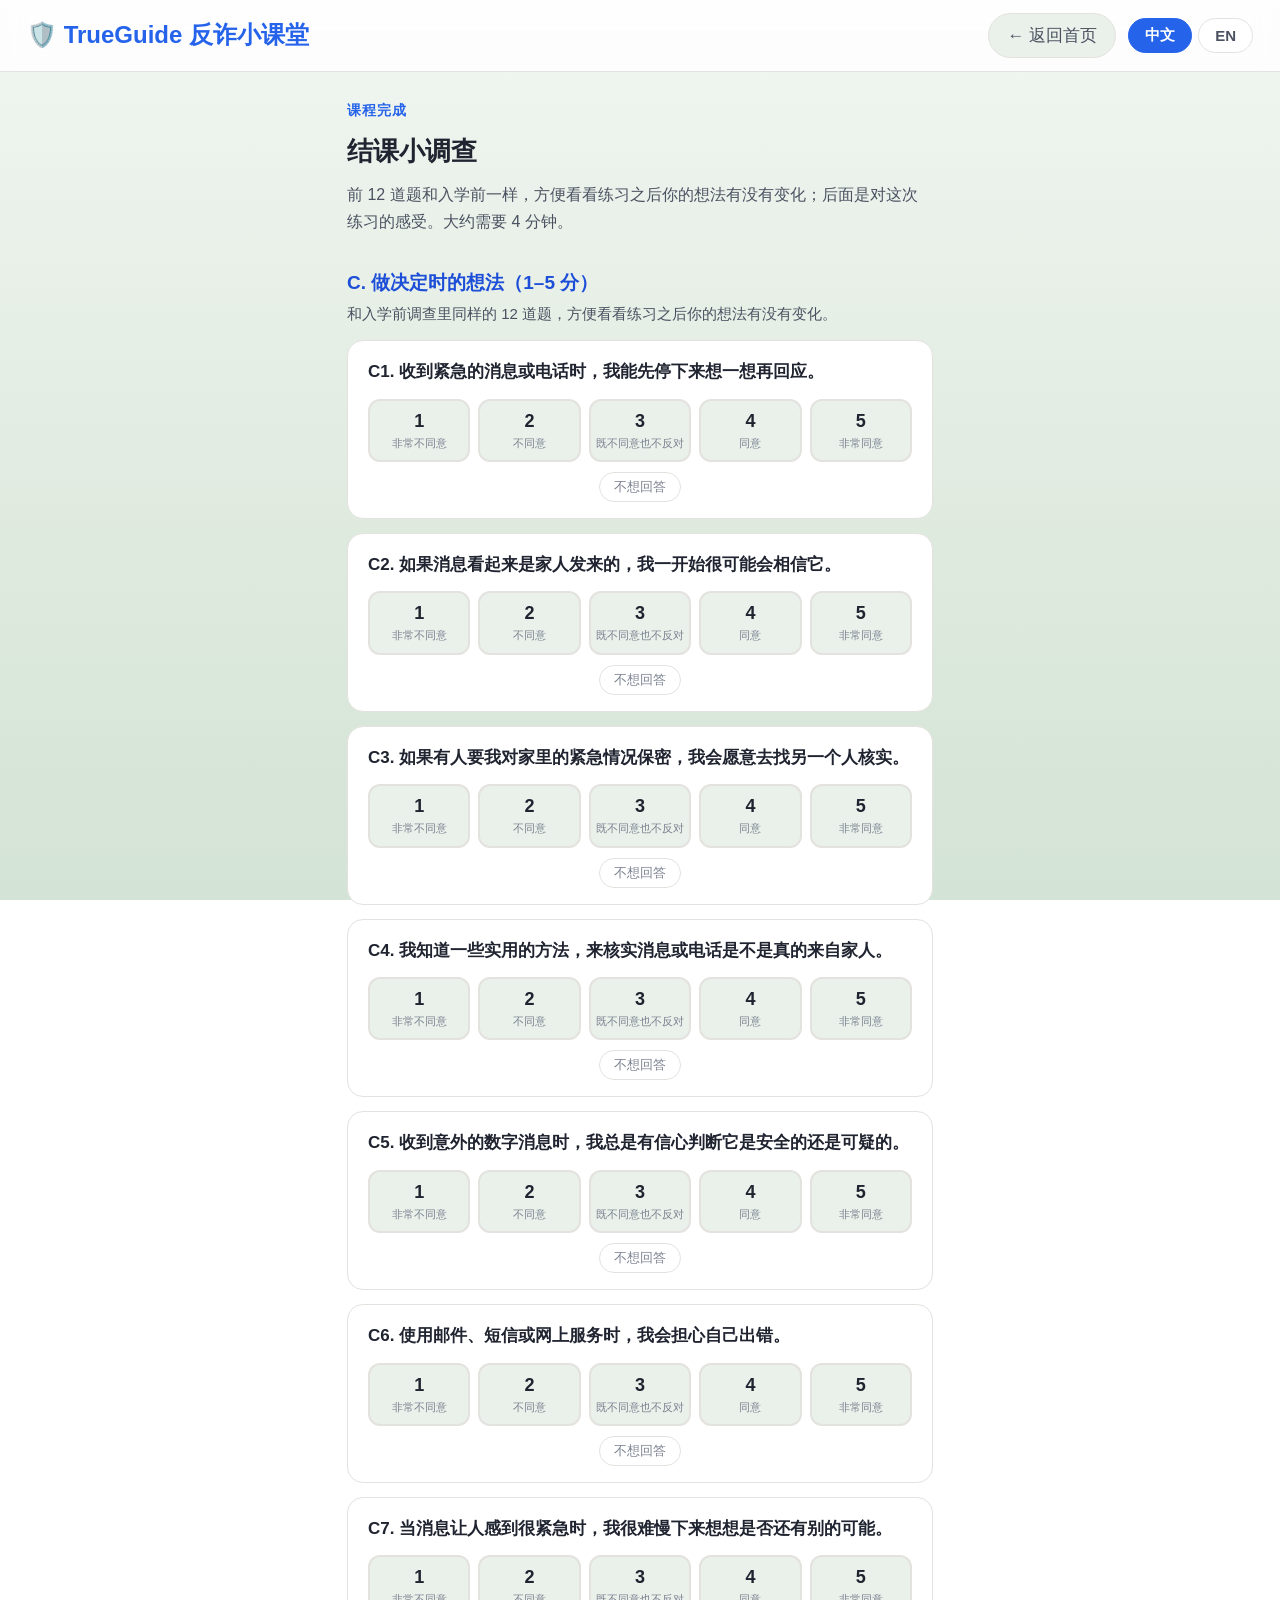
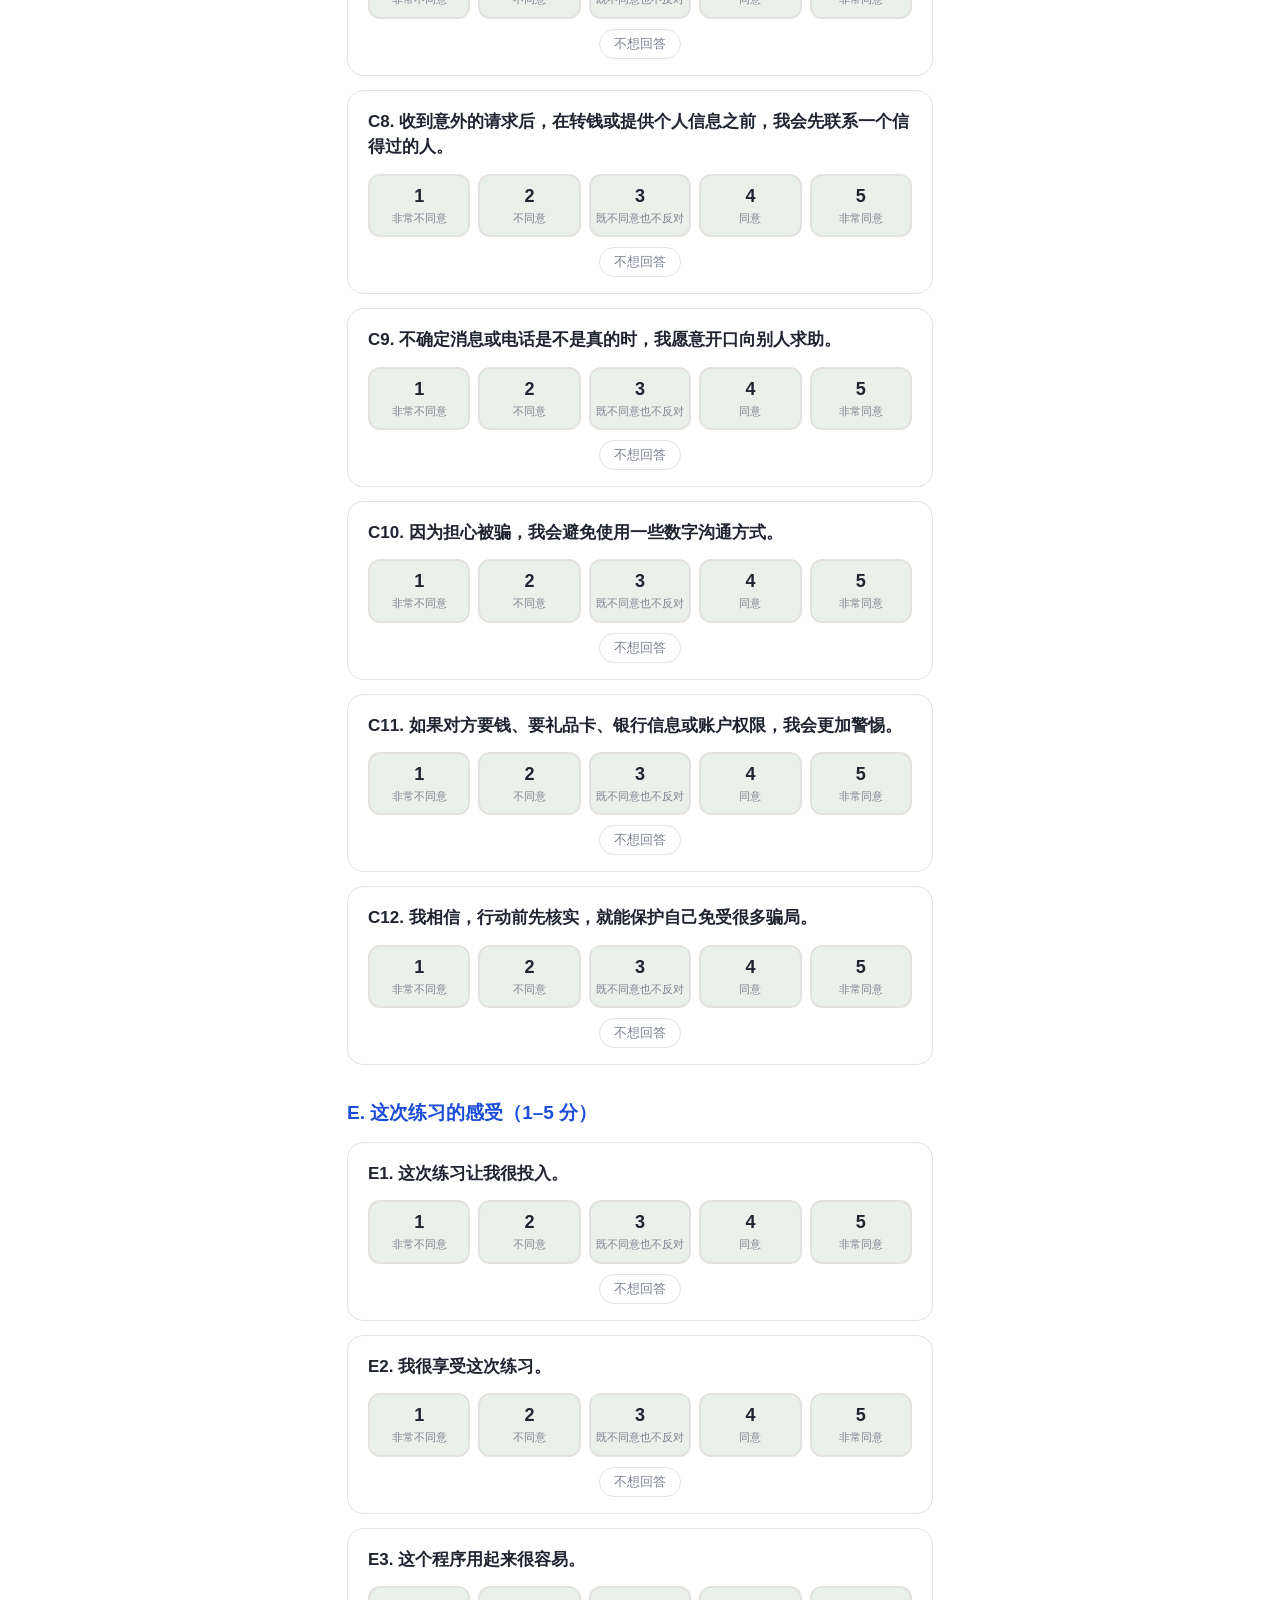
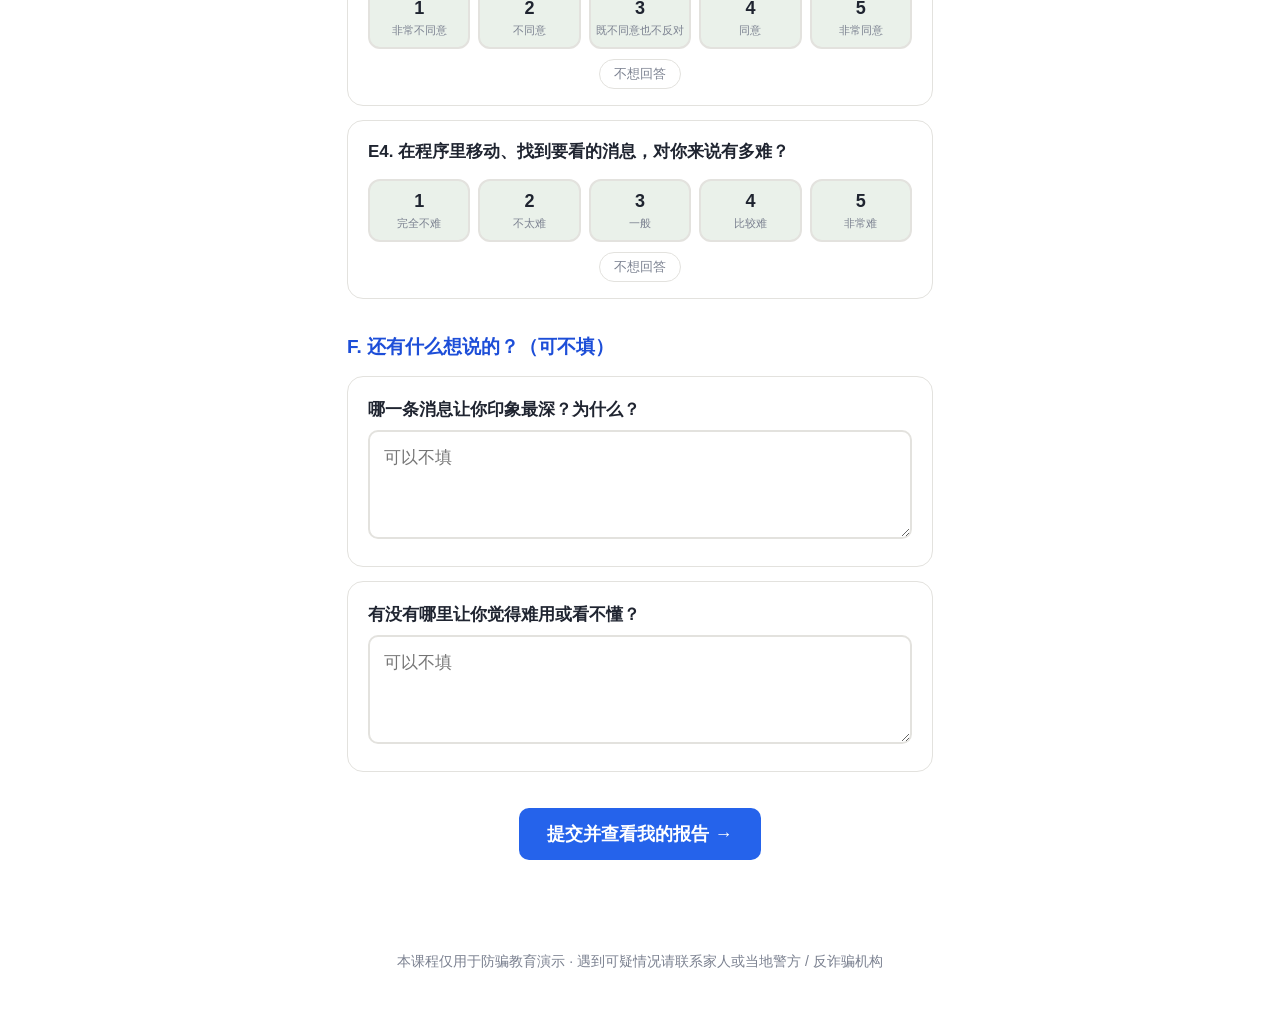
<file: Phishing Sandbox Prototype/survey-post.html>
<!doctype html>
<html lang="zh-CN">
<head>
    <meta charset="UTF-8" />
    <meta name="viewport" content="width=device-width, initial-scale=1.0" />
    <title>结课小调查 — TrueGuide 反诈小课堂</title>
    <link rel="stylesheet" href="css/game.css" />
    <link rel="stylesheet" href="css/survey.css" />
</head>
<body>
    <nav>
        <a href="home.html" class="nav-logo" data-i18n="brand">🛡️ TrueGuide 反诈小课堂</a>
        <div class="nav-right">
            <a href="home.html" class="nav-back" data-i18n="surveyBackHome">← 返回首页</a>
            <div class="lang-switch" id="langSwitch"></div>
        </div>
    </nav>

    <div class="survey-wrap" id="surveyForm">
        <div class="survey-header">
            <div class="eyebrow" data-i18n="postSurveyTag">课程完成</div>
            <h1 data-i18n="postSurveyTitle">结课小调查</h1>
            <p data-i18n="postSurveyDesc">和入学前是同样的 6 道题，方便看看学完三节课后你的想法有没有变化。大约需要 2 分钟。</p>
        </div>

        <div class="survey-section-title" data-i18n="postSecC">C. 做决定时的想法（1–5 分）</div>
        <div class="survey-section-desc" data-i18n="postSecCDesc">和入学前调查里同样的 12 道题，方便看看练习之后你的想法有没有变化。</div>
        <div id="sectionC"></div>

        <div class="survey-section-title" data-i18n="postSecExp">这次练习的感受（1–5 分）</div>
        <div id="sectionExp"></div>

        <div class="survey-section-title" data-i18n="postSecOpen">还有什么想说的？（可不填）</div>
        <div id="sectionOpen"></div>

        <div class="survey-submit-bar">
            <button class="btn btn-primary" id="submitBtn" data-i18n="postSurveySubmitBtn">提交并查看我的报告 →</button>
        </div>
    </div>

    <footer data-i18n="footer">
        本课程仅用于防骗教育演示 · 遇到可疑情况请联系家人或当地警方 / 反诈骗机构
    </footer>

    <script src="js/i18n.js"></script>
    <script src="js/progress.js"></script>
    <script src="js/survey.js"></script>
    <script>
        initI18n('langSwitch');
        renderSurveySection('sectionC', SURVEY_C);
        renderSurveySection('sectionExp', SURVEY_POST_EXPERIENCE);
        renderSurveySection('sectionOpen', SURVEY_POST_OPEN);

        document.getElementById('submitBtn').addEventListener('click', () => {
            const formEl = document.getElementById('surveyForm');
            const answers = collectSurveyAnswers(formEl);
            savePostSurvey(answers);
            window.location.href = 'report.html';
        });
    </script>
</body>
</html>
</file>
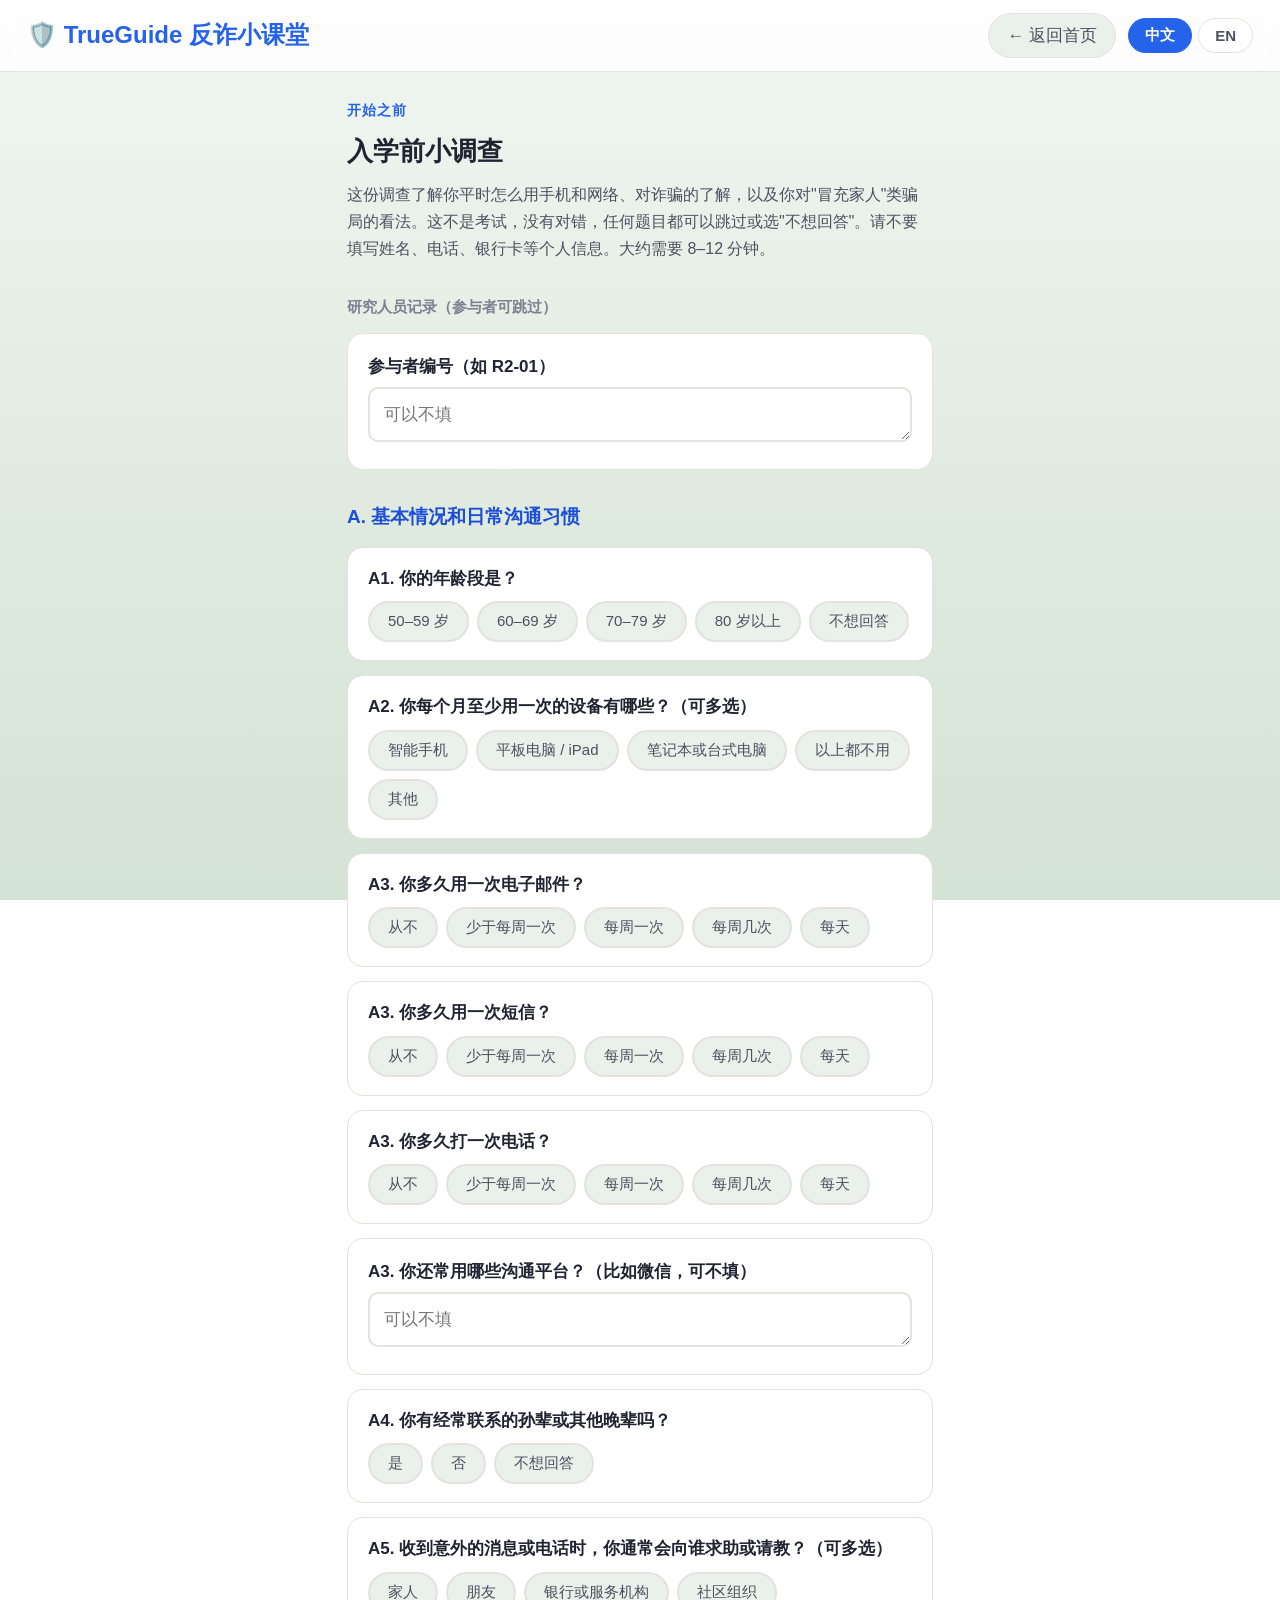
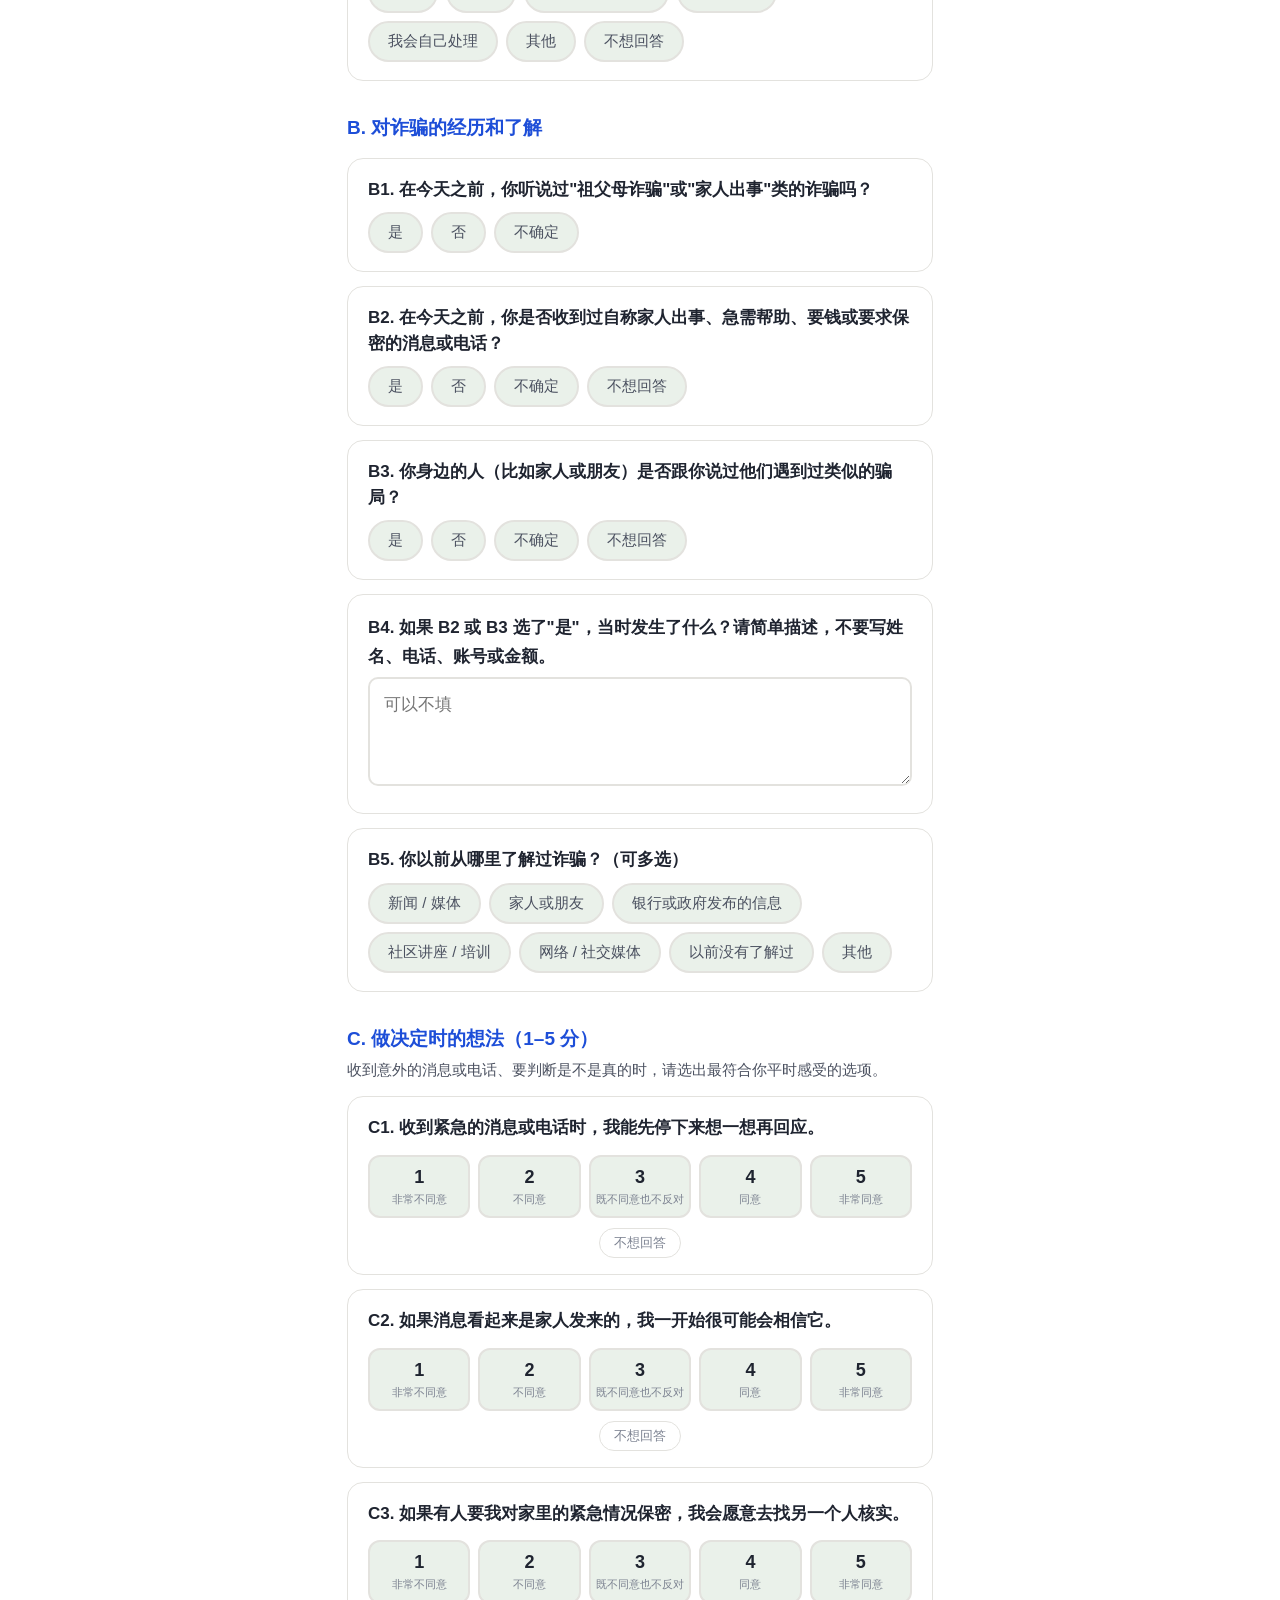
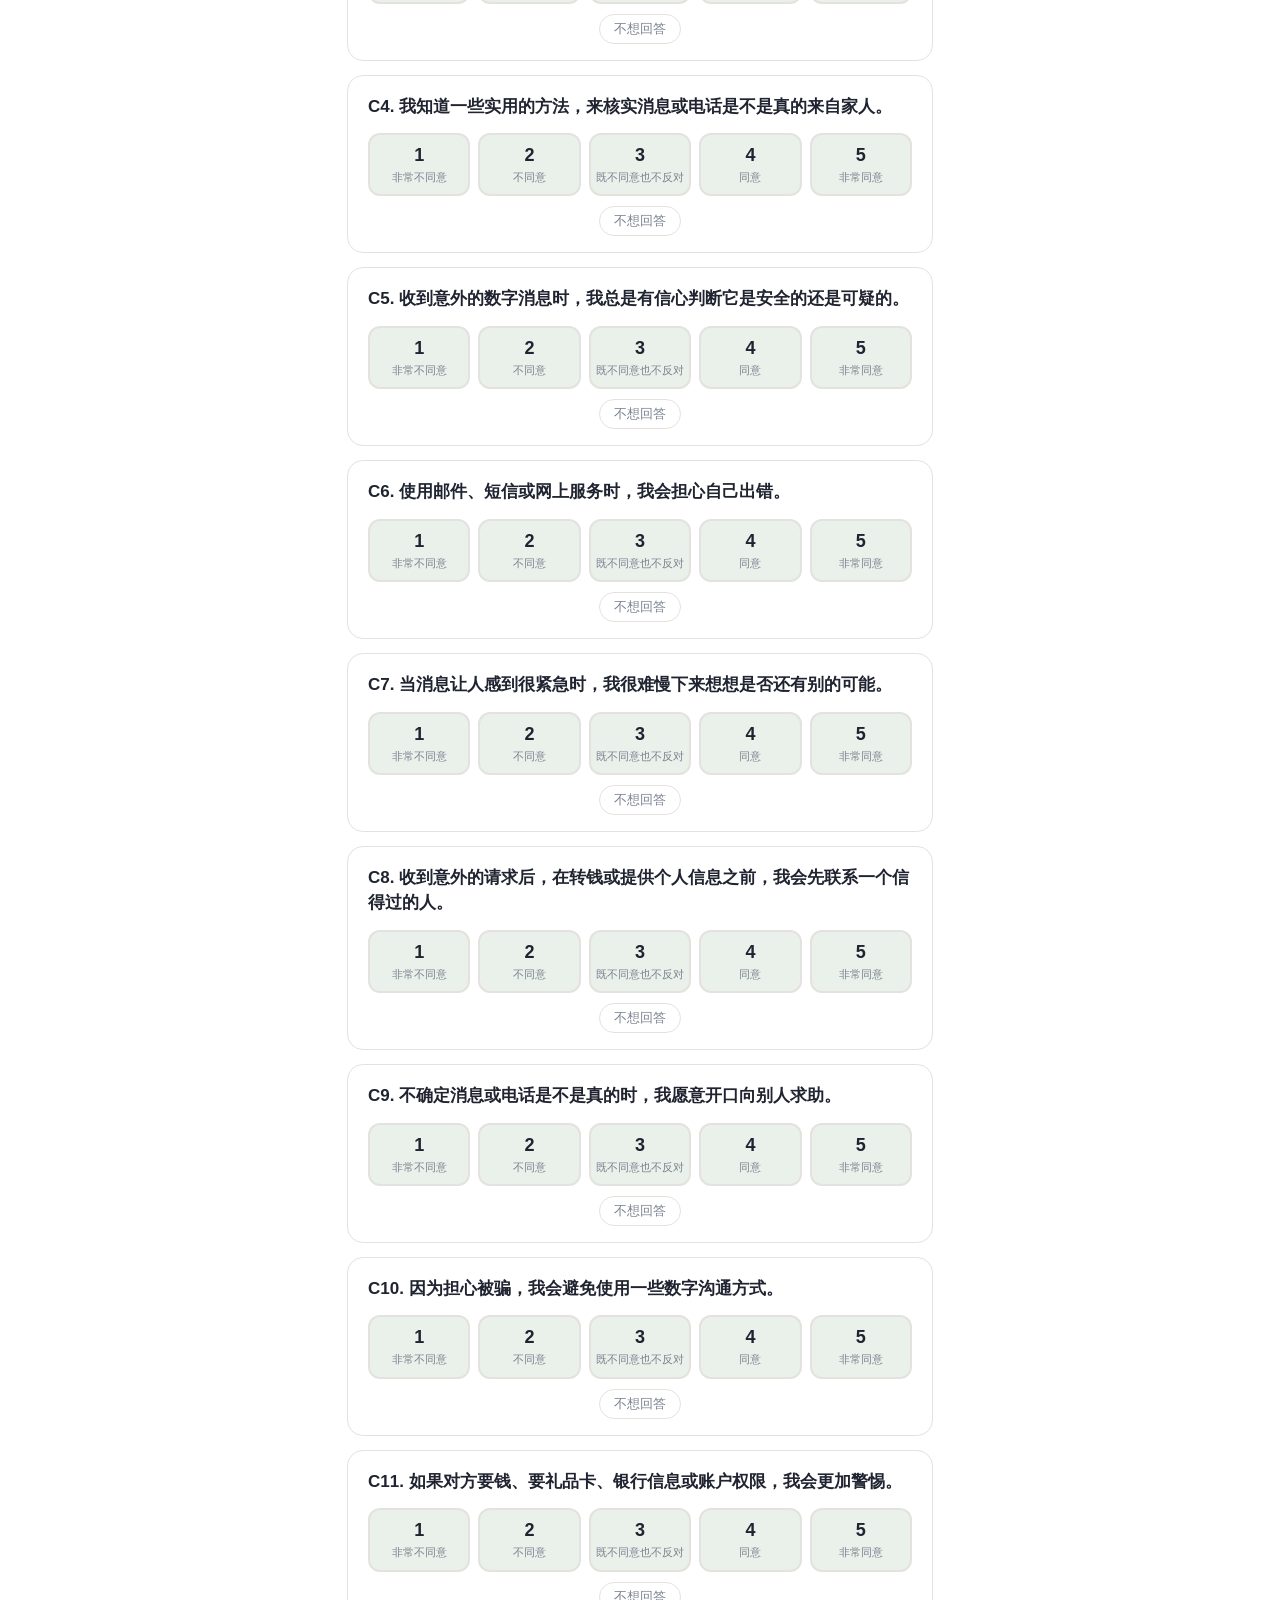
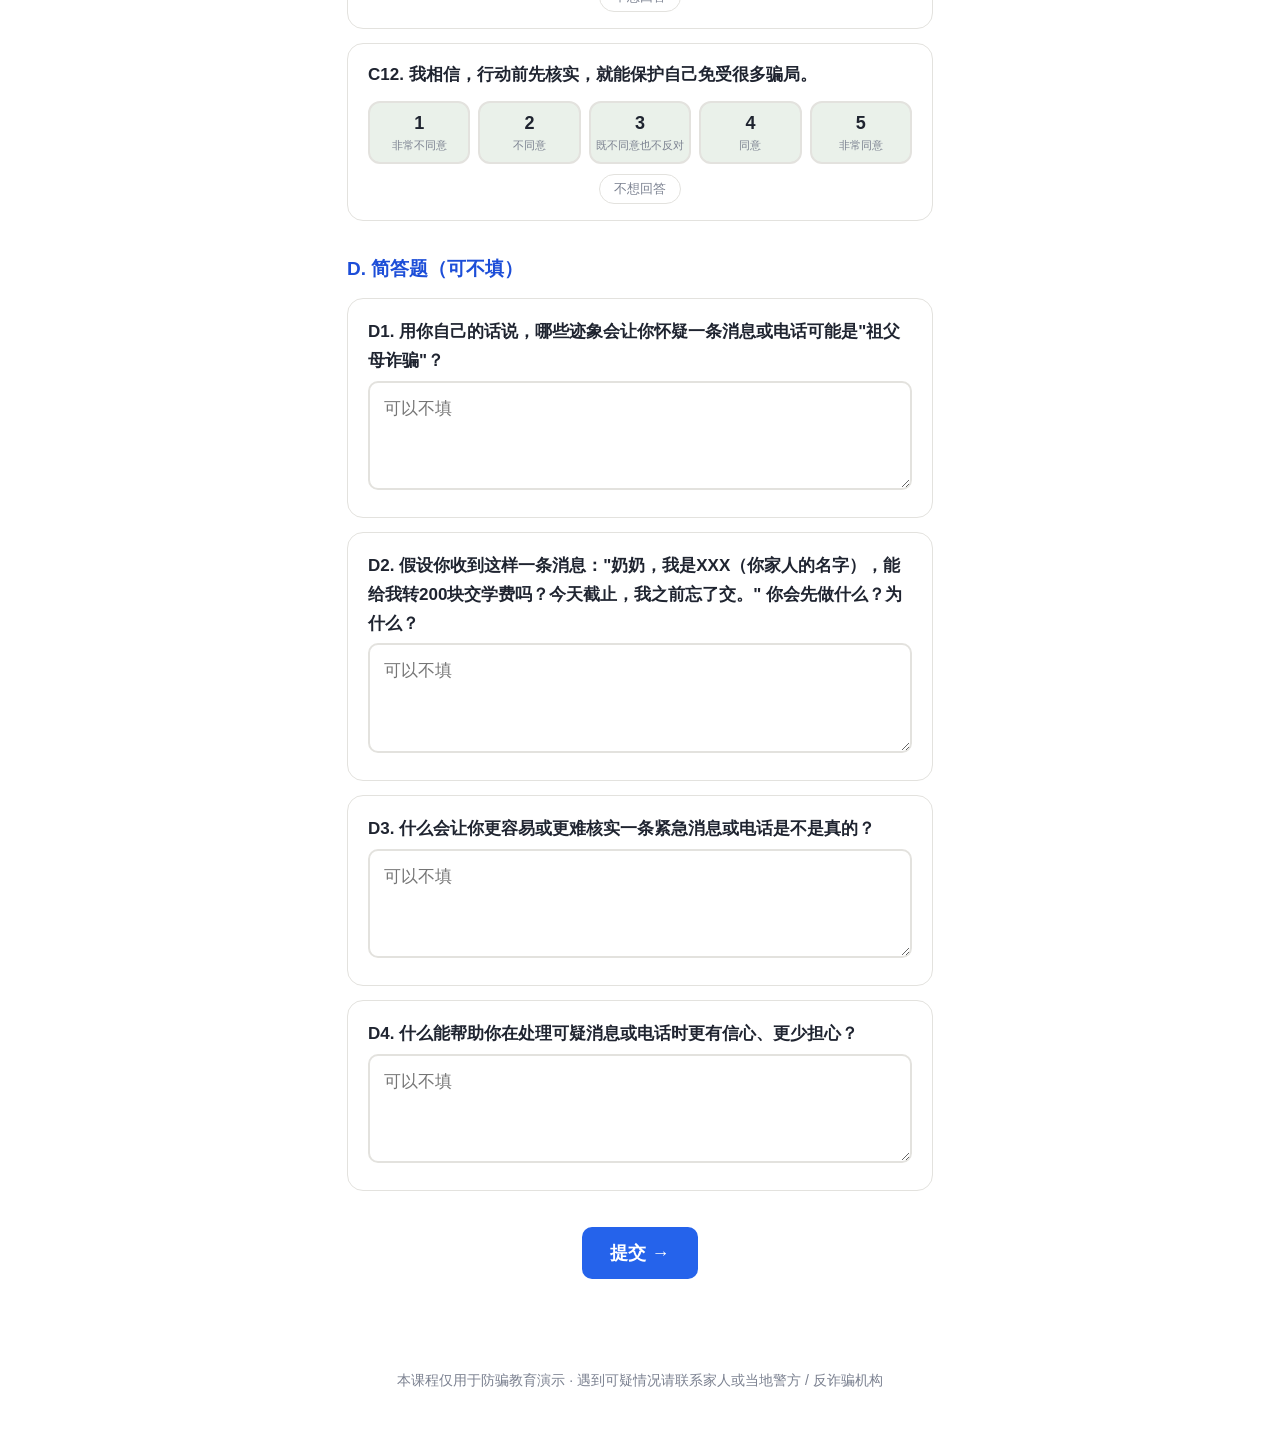
<file: Phishing Sandbox Prototype/survey-pre.html>
<!doctype html>
<html lang="zh-CN">
<head>
    <meta charset="UTF-8" />
    <meta name="viewport" content="width=device-width, initial-scale=1.0" />
    <title>入学前小调查 — TrueGuide 反诈小课堂</title>
    <link rel="stylesheet" href="css/game.css" />
    <link rel="stylesheet" href="css/survey.css" />
</head>
<body>
    <nav>
        <a href="home.html" class="nav-logo" data-i18n="brand">🛡️ TrueGuide 反诈小课堂</a>
        <div class="nav-right">
            <a href="home.html" class="nav-back" data-i18n="surveyBackHome">← 返回首页</a>
            <div class="lang-switch" id="langSwitch"></div>
        </div>
    </nav>

    <div class="survey-wrap" id="surveyForm">
        <div class="survey-header">
            <div class="eyebrow" data-i18n="preSurveyTag">开始之前</div>
            <h1 data-i18n="preSurveyTitle">入学前小调查</h1>
            <p data-i18n="preSurveyDesc">这不是考试，没有标准答案，任何题目都可以跳过。填完之后就能开始三节小课程。大约需要 3–5 分钟。</p>
        </div>

        <div class="survey-section-title researcher" data-i18n="preSecR">研究人员记录</div>
        <div id="sectionR"></div>

        <div class="survey-section-title" data-i18n="preSecA">A. 基本情况和日常沟通习惯</div>
        <div id="sectionA"></div>

        <div class="survey-section-title" data-i18n="preSecB">B. 对诈骗的经历和了解</div>
        <div id="sectionB"></div>

        <div class="survey-section-title" data-i18n="preSecC">C. 做决定时的想法（1–5 分）</div>
        <div class="survey-section-desc" data-i18n="preSecCDesc">收到意外的消息或电话、要判断是不是真的时，请选出最符合你平时感受的选项。</div>
        <div id="sectionC"></div>

        <div class="survey-section-title" data-i18n="preSecD">D. 简答题（可不填）</div>
        <div id="sectionD"></div>

        <div class="survey-submit-bar">
            <button class="btn btn-primary" id="submitBtn" data-i18n="preSurveySubmitBtn">提交并开始学习 →</button>
        </div>
    </div>

    <div class="survey-wrap" id="surveyDone" style="display:none;">
        <div class="summary-panel" style="display:block;">
            <h2 id="doneMsg"></h2>
            <div class="summary-actions" style="margin-top:16px;">
                <a class="btn btn-primary" href="home.html" data-i18n="testPreDoneBtn">开始学习 →</a>
            </div>
        </div>
    </div>

    <footer data-i18n="footer">
        本课程仅用于防骗教育演示 · 遇到可疑情况请联系家人或当地警方 / 反诈骗机构
    </footer>

    <script src="js/i18n.js"></script>
    <script src="js/progress.js"></script>
    <script src="js/survey.js"></script>
    <script>
        initI18n('langSwitch');
        renderSurveySection('sectionR', SURVEY_RESEARCHER);
        renderSurveySection('sectionA', SURVEY_A);
        renderSurveySection('sectionB', SURVEY_B);
        renderSurveySection('sectionC', SURVEY_C);
        renderSurveySection('sectionD', SURVEY_D);

        document.getElementById('submitBtn').addEventListener('click', () => {
            const formEl = document.getElementById('surveyForm');
            const answers = collectSurveyAnswers(formEl);
            savePreSurvey(answers);

            document.getElementById('doneMsg').textContent = t('preSurveyDoneMsg');
            formEl.style.display = 'none';
            document.getElementById('surveyDone').style.display = 'block';
        });
    </script>
</body>
</html>
</file>
<file: Phishing Sandbox Prototype/css/game.css>
/* ============================================================
   反诈小课堂 — 基础样式（导航、按钮、排版、配色）
   面向中老年用户：字号偏大、对比度高、元素简洁
   ============================================================ */

:root {
    --blue: #2563eb;
    --blue-dark: #1d4ed8;
    --blue-pale: #e8f0fe;
    --green: #16a34a;
    --green-pale: #e9f7ef;
    --red: #dc2626;
    --red-pale: #fdecea;
    --amber: #b45309;
    --amber-pale: #fdf3dc;

    --bg: #eaf1ea;
    --white: #ffffff;
    --text: #1f2430;
    --text-mid: #4b5160;
    --text-muted: #7b8190;
    --border: #e3e2de;

    --radius: 16px;
    --radius-sm: 10px;
}

* {
    box-sizing: border-box;
    margin: 0;
    padding: 0;
}

html {
    font-size: 18px;
}

body {
    font-family: "PingFang SC", "Microsoft YaHei", "DM Sans", sans-serif;
    background: linear-gradient(180deg, #f1f6f1 0%, #dfeadf 60%, #d3e3d5 100%) fixed;
    color: var(--text);
    line-height: 1.6;
    min-height: 100vh;
    padding-bottom: 40px;
}

a {
    color: inherit;
}

/* ── NAV ── */
nav {
    position: sticky;
    top: 0;
    z-index: 50;
    background: rgba(255, 255, 255, .82);
    -webkit-backdrop-filter: blur(10px);
    backdrop-filter: blur(10px);
    border-bottom: 1px solid var(--border);
    padding: 0 1.5rem;
    height: 72px;
    display: flex;
    align-items: center;
    justify-content: space-between;
}

.nav-logo {
    font-size: 24px;
    font-weight: 700;
    color: var(--blue);
    text-decoration: none;
    display: flex;
    align-items: center;
    gap: 8px;
}

.nav-back {
    font-size: 17px;
    font-weight: 500;
    color: var(--text-mid);
    text-decoration: none;
    background: var(--bg);
    border: 1px solid var(--border);
    border-radius: 99px;
    padding: 8px 18px;
    transition: background .15s, color .15s;
}

.nav-back:hover {
    background: var(--blue-pale);
    color: var(--blue-dark);
}

.nav-right {
    display: flex;
    align-items: center;
    gap: 12px;
}

/* ── LANGUAGE SWITCH ── */
.lang-switch {
    display: flex;
    gap: 6px;
}

.lang-btn {
    font-family: inherit;
    font-size: 15px;
    font-weight: 600;
    padding: 7px 16px;
    border-radius: 99px;
    border: 1px solid var(--border);
    background: var(--white);
    color: var(--text-mid);
    cursor: pointer;
    transition: all .15s;
}

.lang-btn:hover {
    border-color: var(--blue);
    color: var(--blue-dark);
}

.lang-btn.active {
    background: var(--blue);
    color: #fff;
    border-color: var(--blue);
}

/* ── BUTTONS ── */
.btn {
    display: inline-flex;
    align-items: center;
    justify-content: center;
    gap: 8px;
    font-family: inherit;
    font-size: 18px;
    font-weight: 600;
    border-radius: var(--radius-sm);
    padding: 14px 28px;
    border: none;
    cursor: pointer;
    text-decoration: none;
    transition: background .15s, transform .1s;
    min-height: 52px;
}

.btn:active {
    transform: scale(0.98);
}

.btn-primary {
    background: var(--blue);
    color: #fff;
}

.btn-primary:hover {
    background: var(--blue-dark);
}

.btn-outline {
    background: var(--white);
    color: var(--text-mid);
    border: 2px solid var(--border);
}

.btn-outline:hover {
    border-color: var(--blue);
    color: var(--blue-dark);
}

/* ── SHARED CONTAINERS ── */
.wrap {
    max-width: 760px;
    margin: 0 auto;
    padding: 2rem 1.5rem;
}

.eyebrow {
    font-size: 14px;
    font-weight: 700;
    letter-spacing: .06em;
    color: var(--blue);
    text-transform: uppercase;
    margin-bottom: 10px;
}

.page-title {
    font-size: 30px;
    font-weight: 700;
    color: var(--text);
    margin-bottom: 10px;
}

.page-sub {
    font-size: 18px;
    color: var(--text-mid);
    font-weight: 400;
}

footer {
    text-align: center;
    padding: 2rem 1.5rem 1rem;
    font-size: 14px;
    color: var(--text-muted);
}

/* ── SMALL SCREENS ── */
@media (max-width: 480px) {
    nav { height: auto; min-height: 64px; padding: 10px 1rem; flex-wrap: wrap; gap: 8px; }
    .nav-logo { font-size: 19px; }
    .nav-back { font-size: 14px; padding: 6px 12px; }
    .lang-btn { font-size: 13px; padding: 6px 12px; }
}

/* 窄屏时按钮文字不要被拆成两行 */
.lang-btn,
.nav-back {
    white-space: nowrap;
}
</file>
<file: Phishing Sandbox Prototype/css/case.css>
/* ============================================================
   反诈小课堂 — 案例场景页共用样式
   （短信 / App聊天 / 视频通话 三个案例共用此文件）
   ============================================================ */

.case-header {
    max-width: 620px;
    margin: 0 auto;
    padding: 1.5rem 1.5rem 0;
}

.case-header .eyebrow {
    margin-bottom: 6px;
}

.case-header h1 {
    font-size: 26px;
    font-weight: 700;
    margin-bottom: 6px;
}

.case-header p {
    font-size: 16px;
    color: var(--text-mid);
}

/* ── PHONE / APP FRAME ── */
.phone-frame {
    max-width: 620px;
    margin: 1.5rem auto 0;
    background: var(--white);
    border: 1px solid var(--border);
    border-radius: 22px;
    overflow: hidden;
    box-shadow: 0 10px 30px rgba(0, 0, 0, 0.06);
}

.phone-topbar {
    background: #eef1f6;
    padding: 14px 20px;
    font-size: 16px;
    font-weight: 600;
    color: var(--text-mid);
    display: flex;
    align-items: center;
    gap: 10px;
    border-bottom: 1px solid var(--border);
}

/* ── VIDEO CALL HEADER (case 3) ── */
.call-header {
    background: #1a1f2b;
    color: #fff;
    padding: 28px 20px;
    text-align: center;
}

.call-avatar {
    width: 72px;
    height: 72px;
    border-radius: 50%;
    background: #33394a;
    display: flex;
    align-items: center;
    justify-content: center;
    font-size: 34px;
    margin: 0 auto 10px;
}

.call-name {
    font-size: 20px;
    font-weight: 700;
}

.call-status {
    font-size: 14px;
    color: #b8bfcf;
    margin-top: 4px;
}

.call-video-box {
    margin: 16px auto 0;
    max-width: 320px;
    background: #0e1117;
    border-radius: 12px;
    padding: 18px;
    font-size: 14px;
    color: #9aa2b5;
    display: flex;
    align-items: center;
    gap: 10px;
    justify-content: center;
}

/* ── CHAT AREA ── */
.chat-area {
    padding: 20px;
    display: flex;
    flex-direction: column;
    gap: 14px;
    min-height: 120px;
    max-height: 48vh;
    overflow-y: auto;
    scroll-behavior: smooth;
    overscroll-behavior: contain;
}

/* ── ENTRANCE ANIMATION (smooth, no page jump) ── */
@keyframes fadeSlideIn {
    from { opacity: 0; transform: translateY(8px); }
    to   { opacity: 1; transform: translateY(0); }
}

.bubble-row,
.bubble-info,
.choice-prompt,
.choice-list,
.feedback-panel,
.feedback-actions,
.continue-bar .btn,
.summary-panel {
    animation: fadeSlideIn .28s ease both;
}

.bubble-row {
    display: flex;
}

.bubble-row.them {
    justify-content: flex-start;
}

.bubble-row.me {
    justify-content: flex-end;
}

.bubble {
    max-width: 82%;
    padding: 14px 18px;
    border-radius: 16px;
    font-size: 17px;
    line-height: 1.6;
}

.bubble-row.them .bubble {
    background: #eef1f6;
    color: var(--text);
    border-bottom-left-radius: 4px;
}

.bubble-row.me .bubble {
    background: var(--blue);
    color: #fff;
    border-bottom-right-radius: 4px;
}

.bubble-info {
    align-self: center;
    max-width: 90%;
    background: var(--amber-pale);
    color: #5a3a05;
    font-size: 15px;
    padding: 10px 16px;
    border-radius: 10px;
    text-align: center;
}

/* ── CHOICES ── */
.choice-area {
    padding: 0 20px 20px;
}

.choice-area:empty {
    padding: 0;
}

/* 反馈面板在 choice-area 内部时，左右间距已由容器提供 */
.choice-area .feedback-panel {
    margin: 0 0 14px;
}

.choice-area .feedback-actions {
    margin: 0;
}

.choice-prompt {
    font-size: 17px;
    font-weight: 700;
    color: var(--text-mid);
    margin-bottom: 12px;
}

.choice-list {
    display: flex;
    flex-direction: column;
    gap: 10px;
}

.choice-btn {
    text-align: left;
    font-family: inherit;
    font-size: 17px;
    line-height: 1.5;
    background: var(--white);
    border: 2px solid var(--border);
    border-radius: var(--radius-sm);
    padding: 14px 18px;
    cursor: pointer;
    transition: border-color .15s, background .15s;
}

.choice-btn:hover {
    border-color: var(--blue);
    background: var(--blue-pale);
}

.choice-btn:disabled {
    cursor: default;
    opacity: .6;
}

/* ── FEEDBACK PANEL ── */
.feedback-panel {
    margin: 0 20px 20px;
    border-radius: var(--radius-sm);
    padding: 16px 18px;
    font-size: 16px;
    line-height: 1.6;
}

.feedback-panel.correct {
    background: var(--green-pale);
    border: 1px solid rgba(22, 163, 74, .3);
    color: #14532d;
}

.feedback-panel.wrong {
    background: var(--red-pale);
    border: 1px solid rgba(220, 38, 38, .3);
    color: #7f1d1d;
}

.feedback-title {
    font-weight: 700;
    margin-bottom: 6px;
    font-size: 17px;
}

.feedback-actions {
    margin: 0 20px 20px;
    display: flex;
    justify-content: flex-end;
}

/* ── CONTINUE BAR ── */
.continue-bar {
    padding: 0 20px 22px;
    display: flex;
    justify-content: flex-end;
}

/* ── SUMMARY PANEL ── */
.summary-panel {
    max-width: 620px;
    margin: 1.5rem auto 0;
    background: var(--white);
    border: 1px solid var(--border);
    border-radius: var(--radius);
    padding: 28px 26px;
}

.summary-panel h2 {
    font-size: 24px;
    font-weight: 700;
    margin-bottom: 6px;
}

.summary-score {
    font-size: 17px;
    color: var(--blue-dark);
    font-weight: 600;
    margin-bottom: 18px;
}

.summary-list {
    list-style: none;
    display: flex;
    flex-direction: column;
    gap: 12px;
    margin-bottom: 22px;
}

.summary-list li {
    display: flex;
    gap: 10px;
    font-size: 16px;
    color: var(--text-mid);
    line-height: 1.6;
}

.summary-list li::before {
    content: "✅";
    flex-shrink: 0;
}

.summary-actions {
    display: flex;
    gap: 12px;
    flex-wrap: wrap;
}

/* ── 安全消息被误判时的提示（不是"错"，是"太紧张了"）── */
.feedback-panel.notice {
    background: var(--amber-pale);
    border: 1px solid rgba(180, 83, 9, .3);
    color: #5a3a05;
}

/* ── 四种骗术信号面板 ── */
.cue-panel {
    border-radius: var(--radius-sm);
    padding: 16px 18px;
    margin-bottom: 14px;
    font-size: 16px;
    line-height: 1.55;
    animation: fadeSlideIn .28s ease both;
}

.cue-panel.scam {
    background: #f4f6fb;
    border: 1px solid #d9deea;
}

.cue-panel.safe {
    background: var(--green-pale);
    border: 1px solid rgba(22, 163, 74, .3);
}

.cue-panel.safe p {
    margin-top: 10px;
    color: #14532d;
}

.cue-panel-title {
    font-weight: 700;
    font-size: 17px;
    margin-bottom: 10px;
}

.cue-list {
    list-style: none;
    display: flex;
    flex-direction: column;
    gap: 10px;
}

.cue-item {
    display: flex;
    gap: 10px;
    align-items: flex-start;
}

.cue-chips {
    display: flex;
    flex-wrap: wrap;
    gap: 6px;
}

.cue-chip {
    flex-shrink: 0;
    display: inline-flex;
    align-items: center;
    gap: 4px;
    font-size: 15px;
    font-weight: 700;
    border-radius: 99px;
    padding: 3px 12px;
    background: var(--white);
    border: 1.5px solid #c7cede;
    color: var(--text);
    white-space: nowrap;
}

.cue-chip.cue-isolation {
    border-color: #b45309;
    background: var(--amber-pale);
}

.cue-chip.off {
    color: var(--text-muted);
    text-decoration: line-through;
    border-style: dashed;
}

.cue-evidence {
    color: var(--text-mid);
    padding-top: 3px;
}

.cue-callout {
    margin-top: 12px;
    background: var(--amber-pale);
    border-left: 4px solid #b45309;
    border-radius: 6px;
    padding: 10px 12px;
    color: #5a3a05;
    font-weight: 600;
}

.cue-safe-step {
    margin-top: 12px;
    color: #14532d;
    font-weight: 600;
}

/* ── 邮件头（电脑上的邮件）── */
.email-head {
    padding: 16px 20px;
    border-bottom: 1px solid var(--border);
    background: #fafbfc;
}

.email-subject {
    font-size: 19px;
    font-weight: 700;
    margin-bottom: 8px;
}

.email-row {
    display: flex;
    gap: 8px;
    font-size: 15px;
    color: var(--text-mid);
    word-break: break-all;
}

.email-k {
    flex-shrink: 0;
    color: var(--text-muted);
    min-width: 3em;
}

/* ── 语音电话头（比视频头更紧凑）── */
.call-header.voice {
    background: #23402f;
}

.call-header.voice .call-avatar {
    background: #34573f;
}

.bubble {
    white-space: pre-line;
}

.summary-source {
    font-size: 14px;
    color: var(--text-muted);
    margin: -6px 0 20px;
}
</file>
<file: Phishing Sandbox Prototype/css/chat.css>
/* ============================================================
   TrueGuide 反诈小课堂 — 对话框模式（聊天界面）
   ============================================================ */

.chat-body {
    height: 100vh;
    padding: 0;
    display: flex;
    flex-direction: column;
    overflow: hidden;
}

.chat-body nav { flex-shrink: 0; }

.font-ctl {
    display: flex;
    gap: 6px;
}

.font-ctl button {
    font-family: inherit;
    font-size: 16px;
    font-weight: 700;
    min-width: 44px;
    height: 40px;
    border-radius: 99px;
    border: 1px solid var(--border);
    background: var(--white);
    color: var(--blue-dark);
    cursor: pointer;
}

.font-ctl button:hover {
    background: var(--blue-pale);
    border-color: var(--blue);
}

/* 整个聊天窗口跟随字号缩放；高度按缩放比例换算，保证仍然占满屏幕 */
.chat-app {
    zoom: var(--ui-scale, 1);
    width: min(1080px, calc((100vw - 32px) / var(--ui-scale, 1)));
    height: calc((100vh - 72px - 32px) / var(--ui-scale, 1));
    margin: 16px auto;
    display: grid;
    grid-template-columns: 320px 1fr;
    background: var(--white);
    border: 1px solid var(--border);
    border-radius: 22px;
    overflow: hidden;
    box-shadow: 0 10px 36px rgba(40, 70, 50, .12);
}

/* ── 左侧联系人 ── */
.chat-list {
    border-right: 1px solid var(--border);
    display: flex;
    flex-direction: column;
    min-height: 0;
    background: #f8faf8;
}

.chat-list-head {
    display: flex;
    justify-content: space-between;
    align-items: center;
    padding: 16px 18px;
    font-size: 19px;
    font-weight: 700;
    border-bottom: 1px solid var(--border);
}

.chat-progress {
    font-size: 15px;
    color: var(--text-muted);
    font-weight: 600;
}

.chat-contacts {
    overflow-y: auto;
    flex: 1;
}

.contact {
    width: 100%;
    display: flex;
    align-items: center;
    gap: 12px;
    padding: 14px 16px;
    border: 0;
    border-bottom: 1px solid #eceeea;
    background: transparent;
    font-family: inherit;
    text-align: left;
    cursor: pointer;
    min-height: 72px;
}

.contact:hover { background: #eef3ee; }
.contact.active { background: var(--blue-pale); }

.contact-avatar {
    flex-shrink: 0;
    width: 46px;
    height: 46px;
    border-radius: 50%;
    background: #e6ebf2;
    display: flex;
    align-items: center;
    justify-content: center;
    font-size: 24px;
}

.contact-avatar.guide { background: var(--blue); }

.contact-main {
    flex: 1;
    min-width: 0;
    display: flex;
    flex-direction: column;
}

.contact-name {
    font-size: 17px;
    font-weight: 700;
    color: var(--text);
    overflow: hidden;
    text-overflow: ellipsis;
    white-space: nowrap;
}

.contact-preview {
    font-size: 14px;
    color: var(--text-muted);
    overflow: hidden;
    text-overflow: ellipsis;
    white-space: nowrap;
}

.contact.done .contact-name { color: var(--text-mid); font-weight: 600; }

.contact-meta {
    flex-shrink: 0;
    font-size: 16px;
}

.unread-dot {
    display: block;
    width: 12px;
    height: 12px;
    border-radius: 50%;
    background: var(--red);
}

/* ── 右侧对话 ── */
.chat-pane {
    display: flex;
    flex-direction: column;
    min-height: 0;
}

.chat-pane-head {
    display: flex;
    align-items: center;
    gap: 12px;
    padding: 14px 20px;
    border-bottom: 1px solid var(--border);
    background: #eef1f6;
    flex-shrink: 0;
}

.chat-pane-title {
    font-size: 18px;
    font-weight: 700;
    color: var(--text-mid);
    overflow: hidden;
    text-overflow: ellipsis;
    white-space: nowrap;
}

.chat-back {
    display: none;
    font-family: inherit;
    font-size: 15px;
    font-weight: 600;
    border: 1px solid var(--border);
    background: var(--white);
    border-radius: 99px;
    padding: 6px 14px;
    cursor: pointer;
    white-space: nowrap;
}

.chat-pane-body {
    flex: 1;
    overflow-y: auto;
    overscroll-behavior: contain;
}

/* 聊天区在面板里不再单独滚动，由面板整体滚动 */
.chat-pane .chat-area {
    max-height: none;
    overflow: visible;
}

.chat-pane .summary-panel {
    max-width: none;
    margin: 0;
    border: 0;
    border-top: 1px solid var(--border);
    border-radius: 0;
}

.guide-cues .cue-list {
    margin-top: 10px;
    gap: 8px;
}

.guide-cues .cue-list li {
    display: flex;
    gap: 8px;
    align-items: flex-start;
}

.guide-actions {
    display: flex;
    justify-content: flex-start;
    gap: 10px;
    padding-left: 4px;
}

/* ── 手机宽度：列表和对话二选一 ── */
@media (max-width: 760px) {
    .chat-app {
        grid-template-columns: 1fr;
        margin: 8px auto;
        width: calc((100vw - 16px) / var(--ui-scale, 1));
        height: calc((100vh - 64px - 16px) / var(--ui-scale, 1));
    }
    .chat-app .chat-pane { display: none; }
    .chat-app.show-pane .chat-list { display: none; }
    .chat-app.show-pane .chat-pane { display: flex; }
    .chat-back { display: inline-block; }
    .font-ctl button { min-width: 38px; height: 36px; font-size: 14px; }
}
</file>
<file: Phishing Sandbox Prototype/css/home.css>
/* ============================================================
   反诈小课堂 — 首页样式
   ============================================================ */

.hero {
    max-width: 760px;
    margin: 0 auto;
    padding: 2.5rem 1.5rem 1rem;
    text-align: center;
}

.hero-icon {
    font-size: 48px;
    margin-bottom: 12px;
}

.hero h1 {
    font-size: 32px;
    font-weight: 700;
    color: var(--text);
    margin-bottom: 14px;
}

.hero p {
    font-size: 19px;
    color: var(--text-mid);
    max-width: 560px;
    margin: 0 auto;
}

.notice-box {
    max-width: 760px;
    margin: 1.5rem auto 0;
    background: var(--amber-pale);
    border: 1px solid rgba(180, 83, 9, 0.25);
    border-radius: var(--radius);
    padding: 16px 20px;
    font-size: 16px;
    color: #5a3a05;
}

/* ── STATE BANNER (survey gating / prompts) ── */
.state-banner-wrap {
    max-width: 760px;
    margin: 1.5rem auto 0;
    padding: 0 1.5rem;
}

.state-banner {
    border-radius: var(--radius);
    padding: 22px 24px;
    text-align: center;
}

.state-banner-title {
    font-size: 20px;
    font-weight: 700;
    margin-bottom: 8px;
}

.state-banner-desc {
    font-size: 16px;
    color: var(--text-mid);
    margin-bottom: 16px;
    line-height: 1.6;
}

.state-banner.locked {
    background: var(--blue-pale);
    border: 1px solid rgba(37, 99, 235, .25);
}

.state-banner.highlight {
    background: var(--amber-pale);
    border: 1px solid rgba(180, 83, 9, .25);
}

.state-banner.success {
    background: var(--green-pale);
    border: 1px solid rgba(22, 163, 74, .3);
}

/* ── CASE CARDS ── */
.case-grid {
    max-width: 760px;
    margin: 2rem auto 0;
    padding: 0 1.5rem;
    display: flex;
    flex-direction: column;
    gap: 18px;
}

.case-card {
    display: flex;
    align-items: center;
    gap: 20px;
    background: var(--white);
    border: 1px solid var(--border);
    border-radius: var(--radius);
    padding: 22px 24px;
    text-decoration: none;
    color: var(--text);
    transition: border-color .15s, transform .15s, box-shadow .15s;
}

.case-card:hover {
    border-color: var(--blue);
    transform: translateY(-2px);
    box-shadow: 0 8px 24px rgba(37, 99, 235, 0.12);
}

.case-icon {
    flex-shrink: 0;
    width: 64px;
    height: 64px;
    border-radius: 16px;
    display: flex;
    align-items: center;
    justify-content: center;
    font-size: 32px;
}

.case-info {
    flex: 1;
    min-width: 0;
}

.case-tag {
    display: inline-block;
    font-size: 13px;
    font-weight: 700;
    color: var(--blue-dark);
    background: var(--blue-pale);
    border-radius: 99px;
    padding: 2px 10px;
    margin-bottom: 6px;
}

.case-title {
    font-size: 21px;
    font-weight: 700;
    margin-bottom: 4px;
}

.case-desc {
    font-size: 16px;
    color: var(--text-mid);
}

.case-arrow {
    font-size: 24px;
    color: var(--text-muted);
    flex-shrink: 0;
}

.case-done-badge {
    display: none;
    font-size: 13px;
    font-weight: 700;
    color: var(--green);
    background: var(--green-pale);
    border-radius: 99px;
    padding: 3px 10px;
    margin-bottom: 6px;
}

.case-card.locked {
    opacity: .6;
}

.case-lock-icon {
    font-size: 20px;
    color: var(--text-muted);
    flex-shrink: 0;
}

/* ── 进入沙盒入口 ── */
.enter-wrap {
    max-width: 760px;
    margin: 1.5rem auto 0;
    padding: 0 1.5rem;
    text-align: center;
}

.enter-desc {
    font-size: 18px;
    color: var(--text-mid);
    margin-bottom: 16px;
}

.enter-btn {
    font-size: 22px;
    padding: 18px 40px;
    min-height: 64px;
    border-radius: 99px;
    box-shadow: 0 8px 24px rgba(37, 99, 235, .3);
}

.check-title {
    max-width: 760px;
    margin: 2rem auto 0;
    padding: 0 1.5rem;
    font-size: 20px;
    color: var(--text-mid);
}

/* 沙盒模式下课程卡只展示进度，不可点击 */
.case-card.static {
    cursor: default;
}

.case-card.static:hover {
    border-color: var(--border);
    transform: none;
    box-shadow: none;
}

.case-card.static .case-arrow {
    display: none;
}

/* ── 模式切换 ── */
.mode-label {
    font-size: 15px;
    font-weight: 700;
    color: var(--text-muted);
    letter-spacing: .04em;
    margin-bottom: 10px;
}

.mode-switch {
    display: grid;
    grid-template-columns: 1fr 1fr;
    gap: 6px;
    background: rgba(31, 36, 48, .06);
    border-radius: 20px;
    padding: 6px;
    margin-bottom: 18px;
}

.mode-btn {
    font-family: inherit;
    display: flex;
    flex-direction: column;
    align-items: center;
    gap: 2px;
    padding: 12px 10px;
    border: 2px solid transparent;
    border-radius: 15px;
    background: transparent;
    color: var(--text-mid);
    cursor: pointer;
    transition: background .15s, border-color .15s, box-shadow .15s;
}

.mode-btn:hover {
    background: rgba(255, 255, 255, .6);
}

.mode-btn.active {
    background: var(--white);
    border-color: var(--blue);
    color: var(--text);
    box-shadow: 0 4px 14px rgba(37, 99, 235, .15);
}

.mode-name {
    font-size: 19px;
    font-weight: 700;
}

.mode-btn.active .mode-name {
    color: var(--blue-dark);
}

.mode-sub {
    font-size: 14px;
    color: var(--text-muted);
}

.mode-note {
    margin-top: 14px;
    font-size: 14px;
    color: var(--text-muted);
}

@media (max-width: 480px) {
    .mode-name { font-size: 17px; }
    .mode-sub { font-size: 12px; }
}

/* ── 首页：模糊的家中场景作背景，内容用毛玻璃卡片 ── */
.home-body {
    position: relative;
}

.home-bg {
    position: fixed;
    inset: 0;
    z-index: -1;
    overflow: hidden;
    background: #dfeadf;
}

.home-bg iframe {
    position: absolute;
    inset: -30px;
    width: calc(100% + 60px);
    height: calc(100% + 60px);
    border: 0;
    pointer-events: none;
    filter: blur(4px) saturate(1.1);
}

.home-bg::after {
    content: "";
    position: absolute;
    inset: 0;
    background: linear-gradient(180deg, rgba(241, 246, 241, .35) 0%, rgba(241, 246, 241, .12) 50%, rgba(223, 234, 223, .4) 100%);
}

.hero {
    margin-top: 1.5rem;
    background: rgba(255, 255, 255, .72);
    -webkit-backdrop-filter: blur(8px);
    backdrop-filter: blur(8px);
    border: 1px solid rgba(255, 255, 255, .8);
    border-radius: 28px;
    box-shadow: 0 10px 36px rgba(40, 70, 50, .12);
    padding: 2.2rem 2rem 2.4rem;
}

.hero-icon {
    width: 84px;
    height: 84px;
    margin: 0 auto 14px;
    display: flex;
    align-items: center;
    justify-content: center;
    background: var(--blue-pale);
    border-radius: 50%;
    font-size: 44px;
}

.enter-wrap {
    background: rgba(255, 255, 255, .72);
    -webkit-backdrop-filter: blur(8px);
    backdrop-filter: blur(8px);
    border-radius: 24px;
    padding: 1.4rem 1.5rem 1.6rem;
    box-shadow: 0 10px 36px rgba(40, 70, 50, .1);
}

.notice-box,
.case-card {
    background: rgba(255, 255, 255, .8);
    -webkit-backdrop-filter: blur(8px);
    backdrop-filter: blur(8px);
}

.notice-box {
    background: rgba(253, 243, 220, .88);
}

.check-title {
    color: var(--text);
    text-shadow: 0 1px 6px rgba(255, 255, 255, .9);
}

.state-banner {
    box-shadow: 0 10px 36px rgba(40, 70, 50, .1);
}

footer {
    color: var(--text-mid);
}

/* ── 四种骗术信号 ── */
.cue-grid {
    max-width: 760px;
    margin: 1rem auto 0;
    padding: 0 1.5rem;
    display: grid;
    grid-template-columns: repeat(4, 1fr);
    gap: 12px;
}

.cue-card {
    background: rgba(255, 255, 255, .8);
    -webkit-backdrop-filter: blur(8px);
    backdrop-filter: blur(8px);
    border: 1px solid var(--border);
    border-radius: var(--radius);
    padding: 16px 14px;
    text-align: center;
}

.cue-card-icon { font-size: 32px; }
.cue-card-name { font-size: 18px; font-weight: 700; margin: 4px 0; }
.cue-card-desc { font-size: 15px; color: var(--text-mid); line-height: 1.5; }

/* ── 各设备进度 ── */
.device-grid {
    max-width: 760px;
    margin: 1rem auto 0;
    padding: 0 1.5rem;
    display: grid;
    gap: 12px;
}

.device-card {
    display: flex;
    align-items: center;
    gap: 18px;
    background: rgba(255, 255, 255, .8);
    -webkit-backdrop-filter: blur(8px);
    backdrop-filter: blur(8px);
    border: 1px solid var(--border);
    border-radius: var(--radius);
    padding: 16px 22px;
}

.device-card .case-icon { background: var(--blue-pale); }
.device-card.done .case-icon { background: var(--green-pale); }

.device-count {
    font-size: 20px;
    font-weight: 700;
    color: var(--text-mid);
    white-space: nowrap;
}

@media (max-width: 640px) {
    .cue-grid { grid-template-columns: repeat(2, 1fr); }
}
</file>
<file: Phishing Sandbox Prototype/css/report.css>
/* ============================================================
   反诈小课堂 — 对比报告样式
   ============================================================ */

.report-wrap {
    max-width: 640px;
    margin: 0 auto;
    padding: 1.5rem 1.5rem 3rem;
}

.report-header {
    margin-bottom: 1.5rem;
}

.report-header h1 {
    font-size: 26px;
    font-weight: 700;
    margin-bottom: 8px;
}

.report-header p {
    font-size: 16px;
    color: var(--text-mid);
    line-height: 1.7;
}

.report-card {
    background: var(--white);
    border: 1px solid var(--border);
    border-radius: var(--radius);
    padding: 22px 24px;
    margin-bottom: 20px;
}

.report-card-title {
    font-size: 19px;
    font-weight: 700;
    margin-bottom: 14px;
}

/* ── CONSTRUCT METERS ── */
.report-construct {
    margin-bottom: 24px;
}

.report-construct:last-child {
    margin-bottom: 0;
}

.report-construct-title {
    font-size: 17px;
    font-weight: 700;
    color: var(--text);
    margin-bottom: 4px;
}

.report-construct-desc {
    font-size: 14px;
    color: var(--text-muted);
    margin-bottom: 12px;
    line-height: 1.6;
}

.report-bar-row {
    display: flex;
    align-items: center;
    gap: 10px;
    margin-bottom: 8px;
}

.report-bar-label {
    width: 66px;
    flex-shrink: 0;
    font-size: 13px;
    color: var(--text-mid);
}

.report-bar-track {
    flex: 1;
    height: 16px;
    background: var(--bg);
    border: 1px solid var(--border);
    border-radius: 99px;
    overflow: hidden;
}

.report-bar-fill {
    height: 100%;
    border-radius: 99px;
    background: var(--blue);
    transition: width .6s ease;
}

.report-bar-fill.after {
    background: var(--green);
}

.report-bar-value {
    width: 32px;
    flex-shrink: 0;
    text-align: right;
    font-size: 14px;
    font-weight: 700;
    color: var(--text);
}

/* ── LESSON SCORES ── */
.report-lesson-row {
    display: flex;
    justify-content: space-between;
    align-items: center;
    padding: 10px 0;
    border-bottom: 1px solid var(--border);
    font-size: 15px;
}

.report-lesson-row:last-child {
    border-bottom: none;
}

.report-lesson-score {
    font-weight: 700;
    color: var(--blue-dark);
}

.report-overall-score {
    margin-top: 10px;
    padding-top: 12px;
    border-top: 2px solid var(--border);
    font-size: 16px;
    font-weight: 700;
    text-align: right;
}

.report-confident-types {
    font-size: 15px;
    color: var(--text-mid);
    line-height: 1.7;
}

.report-thanks {
    text-align: center;
    font-size: 16px;
    color: var(--text-mid);
    margin: 1.5rem 0;
}

.report-empty {
    text-align: center;
    padding: 3rem 1.5rem;
}

.report-empty p {
    font-size: 16px;
    color: var(--text-mid);
    margin-bottom: 20px;
}

/* ── 练习成绩：大数字 + 四个统计块 ── */
.report-muted {
    font-size: 15px;
    color: var(--text-muted);
    margin: -4px 0 14px;
}

.score-hero {
    text-align: center;
    margin: 6px 0 18px;
}

.hero-num {
    font-size: 56px;
    font-weight: 800;
    line-height: 1.1;
    color: var(--text);
    font-variant-numeric: tabular-nums;
}

.hero-num span {
    font-size: 28px;
    color: var(--text-muted);
    font-weight: 700;
}

.hero-label {
    font-size: 17px;
    color: var(--text-mid);
}

.stat-grid {
    display: grid;
    grid-template-columns: repeat(2, 1fr);
    gap: 12px;
}

.stat-tile {
    border: 1px solid var(--border);
    border-radius: var(--radius-sm);
    padding: 14px 16px;
    background: var(--white);
}

/* 状态色只用在左边框上，数字和文字仍用正文颜色 */
.stat-tile.good { border-left: 5px solid var(--green); }
.stat-tile.bad { border-left: 5px solid var(--red); }
.stat-tile.warn { border-left: 5px solid #d97706; }
.stat-tile.neutral { border-left: 5px solid var(--border); }

.stat-label {
    font-size: 15px;
    color: var(--text-mid);
    font-weight: 600;
}

.stat-value {
    font-size: 30px;
    font-weight: 800;
    color: var(--text);
    font-variant-numeric: tabular-nums;
}

.stat-hint {
    font-size: 13px;
    color: var(--text-muted);
    line-height: 1.4;
}

.round-trend {
    margin-top: 14px;
    font-size: 16px;
    font-weight: 600;
    color: var(--text-mid);
    text-align: center;
}

.round-trend:empty { display: none; }

/* ── 四种信号的识破率 ── */
.cue-bar-row {
    display: grid;
    grid-template-columns: minmax(150px, 1.2fr) 2fr auto;
    align-items: center;
    gap: 6px 14px;
    padding: 12px 10px;
    border-radius: var(--radius-sm);
}

.cue-bar-row + .cue-bar-row { border-top: 1px solid var(--border); }

.cue-bar-row.weak {
    background: var(--amber-pale);
    border-top-color: transparent;
}

.cue-bar-label { display: flex; flex-direction: column; }
.cue-bar-name { font-size: 17px; font-weight: 700; }
.cue-bar-desc { font-size: 13px; color: var(--text-muted); line-height: 1.4; }

.cue-bar-row .report-bar-track { height: 14px; }
.cue-bar-row .report-bar-fill { border-radius: 0 4px 4px 0; }

.cue-bar-value {
    font-size: 17px;
    font-weight: 700;
    font-variant-numeric: tabular-nums;
    min-width: 3.5em;
    text-align: right;
}

.cue-weak-tag {
    grid-column: 1 / -1;
    font-size: 14px;
    font-weight: 700;
    color: #7c2d12;
}

/* ── 建议 ── */
.advice-list {
    list-style: none;
    display: flex;
    flex-direction: column;
    gap: 12px;
}

.advice-list li {
    position: relative;
    padding-left: 30px;
    font-size: 17px;
    line-height: 1.6;
    color: var(--text);
}

.advice-list li::before {
    content: "💡";
    position: absolute;
    left: 0;
}

/* ── 每条消息回顾 ── */
.item-row {
    display: flex;
    align-items: center;
    gap: 12px;
    padding: 12px 4px;
    border-top: 1px solid var(--border);
}

.item-row .contact-avatar {
    flex-shrink: 0;
    width: 42px;
    height: 42px;
    border-radius: 50%;
    background: #e6ebf2;
    display: flex;
    align-items: center;
    justify-content: center;
    font-size: 22px;
}

.item-main { flex: 1; min-width: 0; display: flex; flex-direction: column; }
.item-name { font-size: 16px; font-weight: 700; }
.item-detail { font-size: 14px; color: var(--text-mid); }

.item-kind {
    display: inline-block;
    font-size: 12px;
    font-weight: 700;
    border-radius: 99px;
    padding: 1px 8px;
    margin-left: 4px;
    vertical-align: 2px;
}

.item-kind.scam { background: var(--red-pale); color: #7f1d1d; }
.item-kind.safe { background: var(--green-pale); color: #14532d; }

.item-status {
    flex-shrink: 0;
    font-size: 15px;
    font-weight: 700;
    color: var(--text-mid);
    white-space: nowrap;
}

/* ── 底部按钮 ── */
.report-actions {
    display: flex;
    gap: 12px;
    justify-content: center;
    flex-wrap: wrap;
    margin-top: 1.5rem;
}

.report-export {
    text-align: center;
    margin-top: 14px;
}

.link-btn {
    font-family: inherit;
    font-size: 15px;
    color: var(--text-muted);
    background: none;
    border: 0;
    text-decoration: underline;
    cursor: pointer;
}

@media (max-width: 560px) {
    .cue-bar-row { grid-template-columns: 1fr auto; }
    .cue-bar-row .report-bar-track { grid-column: 1 / -1; grid-row: 2; }
    .hero-num { font-size: 46px; }
    .item-status { white-space: normal; text-align: right; max-width: 6.5em; }
}

/* ── 开课 vs 结课测试 ── */
.pair-row {
    padding: 12px 0;
    border-top: 1px solid var(--border);
}

.pair-label {
    font-size: 17px;
    font-weight: 700;
    margin-bottom: 6px;
}

.pair-line {
    display: grid;
    grid-template-columns: 5.5em 1fr 4em;
    align-items: center;
    gap: 10px;
    margin-bottom: 6px;
}

.pair-tag {
    font-size: 14px;
    color: var(--text-mid);
}

.pair-val {
    font-size: 16px;
    font-weight: 700;
    text-align: right;
    font-variant-numeric: tabular-nums;
}

.cue-miss-title {
    font-size: 16px;
    font-weight: 700;
    margin: 16px 0 10px;
    padding-top: 14px;
    border-top: 1px solid var(--border);
}

.cue-miss-grid {
    display: grid;
    grid-template-columns: repeat(2, 1fr);
    gap: 10px;
}

.cue-miss {
    display: flex;
    align-items: center;
    justify-content: space-between;
    gap: 8px;
    background: #f6f8f6;
    border-radius: var(--radius-sm);
    padding: 10px 12px;
}

.cue-miss-val {
    font-size: 18px;
    font-weight: 800;
    font-variant-numeric: tabular-nums;
}

.cue-chip {
    display: inline-flex;
    align-items: center;
    gap: 4px;
    font-size: 15px;
    font-weight: 700;
    border-radius: 99px;
    padding: 3px 12px;
    background: var(--white);
    border: 1.5px solid #c7cede;
    white-space: nowrap;
}

.cue-chip.cue-isolation {
    border-color: #b45309;
    background: var(--amber-pale);
}

.pair-desc {
    font-size: 14px;
    color: var(--text-muted);
    margin: -2px 0 8px;
    line-height: 1.5;
}
</file>
<file: Phishing Sandbox Prototype/css/sandbox.css>
/* ============================================================
   反诈小课堂 — 沙盒场景（家中探索）样式
   ============================================================ */

.sb-body {
    height: 100vh;
    padding: 0;
    display: flex;
    flex-direction: column;
    overflow: hidden;
}

.sb-body nav {
    flex-shrink: 0;
}

.sb-stage {
    position: relative;
    flex: 1;
    min-height: 0;
    background:
        radial-gradient(ellipse at 50% 45%, #f4f8f4 0%, #dfeadf 55%, #c9dbcb 100%);
    overflow: hidden;
    user-select: none;
    -webkit-user-select: none;
}

#sbCanvas {
    position: absolute;
    inset: 0;
    width: 100%;
    height: 100%;
    display: block;
    touch-action: manipulation;
}

/* ── HUD：任务面板 ── */
.sb-quest {
    position: absolute;
    top: 14px;
    left: 14px;
    width: 268px;
    zoom: var(--ui-scale, 1);
    background: rgba(255, 255, 255, .94);
    border: 1px solid var(--border);
    border-radius: var(--radius);
    box-shadow: 0 6px 22px rgba(0, 0, 0, .08);
    padding: 14px 16px;
    font-size: 15px;
    line-height: 1.45;
}

.sb-quest-title {
    font-size: 16px;
    font-weight: 700;
    margin-bottom: 8px;
}

.sb-quest-item {
    display: flex;
    gap: 8px;
    padding: 5px 0;
    color: var(--text);
}

.sb-quest-item.done {
    color: var(--text-muted);
    text-decoration: line-through;
}

.sb-quest-tips {
    margin-top: 6px;
    padding-top: 8px;
    border-top: 1px dashed var(--border);
    color: var(--text-mid);
    font-size: 14px;
}

.sb-quest .btn {
    width: 100%;
    margin-top: 10px;
    font-size: 16px;
    min-height: 44px;
    padding: 10px 14px;
}

/* ── HUD：底部提示 ── */
.sb-bottom {
    position: absolute;
    left: 0;
    right: 0;
    bottom: 12px;
    display: flex;
    flex-direction: column;
    align-items: center;
    gap: 10px;
    pointer-events: none;
    padding: 0 12px;
}

.sb-help {
    background: rgba(31, 36, 48, .72);
    color: #fff;
    font-size: 14px;
    padding: 6px 16px;
    border-radius: 99px;
    text-align: center;
    zoom: var(--ui-scale, 1);
}

.sb-prompt {
    pointer-events: auto;
    font-family: inherit;
    font-size: 19px;
    font-weight: 700;
    background: var(--blue);
    color: #fff;
    border: 3px solid #fff;
    border-radius: 99px;
    padding: 11px 26px;
    cursor: pointer;
    box-shadow: 0 6px 20px rgba(37, 99, 235, .4);
    animation: sbPop .2s ease both;
    zoom: var(--ui-scale, 1);
}

.sb-prompt:hover {
    background: var(--blue-dark);
}

.sb-prompt kbd {
    font-family: inherit;
    font-size: 14px;
    background: rgba(255, 255, 255, .25);
    border-radius: 6px;
    padding: 2px 8px;
    margin-left: 8px;
}

@keyframes sbPop {
    from { opacity: 0; transform: translateY(8px) scale(.96); }
    to   { opacity: 1; transform: none; }
}

/* ── 弹窗 ── */
.sb-overlay {
    position: fixed;
    inset: 0;
    z-index: 100;
    background: rgba(20, 24, 34, .55);
    display: flex;
    align-items: center;
    justify-content: center;
    padding: 16px;
    animation: fadeSlideIn .2s ease both;
}

.sb-overlay[hidden] {
    display: none;
}

.sb-modal {
    width: 100%;
    max-width: 620px;
    max-width: min(620px, calc((100vw - 32px) / var(--ui-scale, 1)));
    max-height: calc((100vh - 32px) / var(--ui-scale, 1));
    zoom: var(--ui-scale, 1);
    background: var(--white);
    border-radius: 22px;
    overflow: hidden;
    display: flex;
    flex-direction: column;
    box-shadow: 0 20px 60px rgba(0, 0, 0, .3);
}

.sb-modal-bar {
    display: flex;
    align-items: center;
    justify-content: space-between;
    gap: 12px;
    padding: 12px 16px 12px 22px;
    background: #eef1f6;
    border-bottom: 1px solid var(--border);
    flex-shrink: 0;
}

.sb-modal-title {
    font-size: 18px;
    font-weight: 700;
    color: var(--text-mid);
}

.sb-modal-close {
    font-family: inherit;
    font-size: 15px;
    font-weight: 600;
    color: var(--text-mid);
    background: var(--white);
    border: 1px solid var(--border);
    border-radius: 99px;
    padding: 7px 16px;
    cursor: pointer;
    white-space: nowrap;
}

.sb-modal-close:hover {
    border-color: var(--blue);
    color: var(--blue-dark);
}

.sb-modal-body {
    overflow-y: auto;
    overscroll-behavior: contain;
    flex: 1;
}

.sb-modal .call-header {
    padding: 18px 20px;
}

.sb-modal .chat-area {
    max-height: 32vh;
}

.sb-modal .summary-panel {
    max-width: none;
    margin: 0;
    border: 0;
    border-top: 1px solid var(--border);
    border-radius: 0;
}

/* ── 小贴士 / 提示对话框 ── */
.sb-dialog {
    padding: 24px 26px 26px;
}

.sb-dialog p {
    font-size: 18px;
    color: var(--text-mid);
    line-height: 1.7;
    margin-bottom: 20px;
}

.sb-dialog .sb-dialog-actions {
    display: flex;
    gap: 12px;
    justify-content: flex-end;
    flex-wrap: wrap;
}

@media (max-width: 720px) {
    .sb-quest {
        width: auto;
        right: 14px;
        padding: 10px 12px;
        font-size: 14px;
    }
    .sb-quest-item { padding: 2px 0; }
    .sb-quest .sb-quest-tips { display: none; }
    .sb-prompt { font-size: 17px; padding: 10px 20px; }
    .sb-prompt kbd { display: none; }
    .sb-help { font-size: 12px; }
}

/* ── 右上角：字号 / 地图大小 ── */
.sb-tools {
    position: absolute;
    top: 14px;
    right: 14px;
    display: flex;
    flex-direction: column;
    gap: 8px;
    align-items: flex-end;
}

.sb-tool-group {
    display: flex;
    align-items: center;
    gap: 6px;
    background: rgba(255, 255, 255, .94);
    border: 1px solid var(--border);
    border-radius: 99px;
    padding: 5px 8px 5px 14px;
    box-shadow: 0 4px 14px rgba(0, 0, 0, .07);
    font-size: 15px;
    font-weight: 600;
    color: var(--text-mid);
}

.sb-tool-group button,
.sb-modal-font button {
    font-family: inherit;
    font-size: 17px;
    font-weight: 700;
    min-width: 42px;
    height: 38px;
    border-radius: 99px;
    border: 1px solid var(--border);
    background: var(--white);
    color: var(--blue-dark);
    cursor: pointer;
}

.sb-tool-group button:hover,
.sb-modal-font button:hover {
    background: var(--blue-pale);
    border-color: var(--blue);
}

.sb-modal-font {
    display: flex;
    gap: 6px;
    margin-left: auto;
}

/* ── 作为首页背景：只留场景 ── */
.sb-body.sb-bg { background: transparent; }
.sb-bg nav, .sb-bg .sb-quest, .sb-bg .sb-tools, .sb-bg .sb-bottom, .sb-bg .sb-overlay { display: none !important; }
.sb-bg .sb-stage { background: transparent; }

/* ── 任务面板计数 ── */
.sb-quest-item { align-items: baseline; }
.sb-quest-count {
    margin-left: auto;
    font-weight: 700;
    color: var(--text-mid);
    text-decoration: none;
}

/* ── 设备收件箱 ── */
.inbox { padding: 14px 16px 18px; }

.inbox-hint {
    font-size: 16px;
    color: var(--text-mid);
    margin: 0 4px 12px;
}

.inbox-row {
    width: 100%;
    display: flex;
    align-items: center;
    gap: 12px;
    padding: 14px 14px;
    margin-bottom: 10px;
    border: 2px solid var(--border);
    border-radius: var(--radius-sm);
    background: var(--white);
    font-family: inherit;
    text-align: left;
    cursor: pointer;
    min-height: 72px;
}

.inbox-row:hover { border-color: var(--blue); background: var(--blue-pale); }
.inbox-row.done { background: #f7f8f7; }

.inbox-row .contact-avatar {
    flex-shrink: 0;
    width: 46px;
    height: 46px;
    border-radius: 50%;
    background: #e6ebf2;
    display: flex;
    align-items: center;
    justify-content: center;
    font-size: 24px;
}

.inbox-main { flex: 1; min-width: 0; display: flex; flex-direction: column; }
.inbox-name { font-size: 17px; font-weight: 700; color: var(--text); }
.inbox-preview {
    font-size: 14px;
    color: var(--text-muted);
    overflow: hidden;
    text-overflow: ellipsis;
    white-space: nowrap;
}

.inbox-meta { flex-shrink: 0; }

.inbox .unread-dot {
    display: block;
    width: 12px;
    height: 12px;
    border-radius: 50%;
    background: var(--red);
}
</file>
<file: Phishing Sandbox Prototype/css/survey.css>
/* ============================================================
   反诈小课堂 — 调查表样式
   ============================================================ */

.survey-wrap {
    max-width: 640px;
    margin: 0 auto;
    padding: 1.5rem 1.5rem 3rem;
}

.survey-header {
    margin-bottom: 1.5rem;
}

.survey-header h1 {
    font-size: 26px;
    font-weight: 700;
    margin-bottom: 8px;
}

.survey-header p {
    font-size: 16px;
    color: var(--text-mid);
    line-height: 1.7;
}

.survey-section-title {
    font-size: 19px;
    font-weight: 700;
    color: var(--blue-dark);
    margin: 1.8rem 0 4px;
}

.survey-section-desc {
    font-size: 15px;
    color: var(--text-mid);
    margin-bottom: 4px;
}

/* ── QUESTION CARD ── */
.survey-q {
    background: var(--white);
    border: 1px solid var(--border);
    border-radius: var(--radius);
    padding: 18px 20px;
    margin-top: 14px;
}

.survey-q-text {
    font-size: 17px;
    font-weight: 600;
    color: var(--text);
    margin-bottom: 4px;
    line-height: 1.5;
}

.survey-q-hint {
    font-size: 14px;
    color: var(--text-muted);
    margin-bottom: 10px;
}

/* ── RADIO / CHECKBOX OPTIONS ── */
.survey-options {
    display: flex;
    flex-wrap: wrap;
    gap: 8px;
    margin-top: 10px;
}

.survey-opt-btn {
    font-family: inherit;
    font-size: 15px;
    background: var(--bg);
    border: 2px solid var(--border);
    border-radius: 99px;
    padding: 9px 18px;
    cursor: pointer;
    color: var(--text-mid);
    transition: all .15s;
}

.survey-opt-btn:hover {
    border-color: var(--blue);
    color: var(--blue-dark);
}

.survey-opt-btn.selected {
    background: var(--blue);
    border-color: var(--blue);
    color: #fff;
    font-weight: 600;
}

/* ── LIKERT SCALE ── */
.survey-q-likert {
    padding-bottom: 16px;
}

.likert-scale {
    display: grid;
    grid-template-columns: repeat(5, 1fr);
    gap: 8px;
    margin-top: 14px;
}

.likert-btn {
    font-family: inherit;
    background: var(--bg);
    border: 2px solid var(--border);
    border-radius: 12px;
    padding: 10px 4px;
    cursor: pointer;
    display: flex;
    flex-direction: column;
    align-items: center;
    gap: 4px;
    transition: all .15s;
}

.likert-num {
    font-size: 18px;
    font-weight: 700;
    color: var(--text);
}

.likert-label {
    font-size: 11px;
    color: var(--text-muted);
    text-align: center;
    line-height: 1.3;
}

.likert-btn:hover {
    border-color: var(--blue);
}

.likert-btn.selected {
    background: var(--blue);
    border-color: var(--blue);
}

.likert-btn.selected .likert-num,
.likert-btn.selected .likert-label {
    color: #fff;
}

.likert-skip-btn {
    display: block;
    margin: 10px auto 0;
    font-family: inherit;
    font-size: 13px;
    color: var(--text-muted);
    background: none;
    border: 1px solid var(--border);
    border-radius: 99px;
    padding: 5px 14px;
    cursor: pointer;
    transition: all .15s;
}

.likert-skip-btn:hover {
    border-color: var(--text-mid);
    color: var(--text-mid);
}

.likert-skip-btn.selected {
    background: var(--text-mid);
    border-color: var(--text-mid);
    color: #fff;
}

/* ── SUBMIT ── */
.survey-submit-bar {
    margin-top: 2rem;
    display: flex;
    justify-content: center;
}

@media (max-width: 560px) {
    .likert-scale {
        grid-template-columns: 1fr;
        gap: 8px;
    }
    .likert-btn {
        flex-direction: row;
        justify-content: flex-start;
        gap: 10px;
        padding: 12px 16px;
    }
    .likert-label {
        text-align: left;
    }
}

.survey-textarea {
    width: 100%;
    font-family: inherit;
    font-size: 17px;
    line-height: 1.6;
    border: 2px solid var(--border);
    border-radius: var(--radius-sm);
    padding: 12px 14px;
    resize: vertical;
    margin-top: 6px;
}

.survey-textarea:focus {
    outline: none;
    border-color: var(--blue);
}

/* 研究人员记录：弱化显示，参与者可以忽略 */
.survey-section-title.researcher {
    color: var(--text-muted);
    font-size: 15px;
}
</file>
